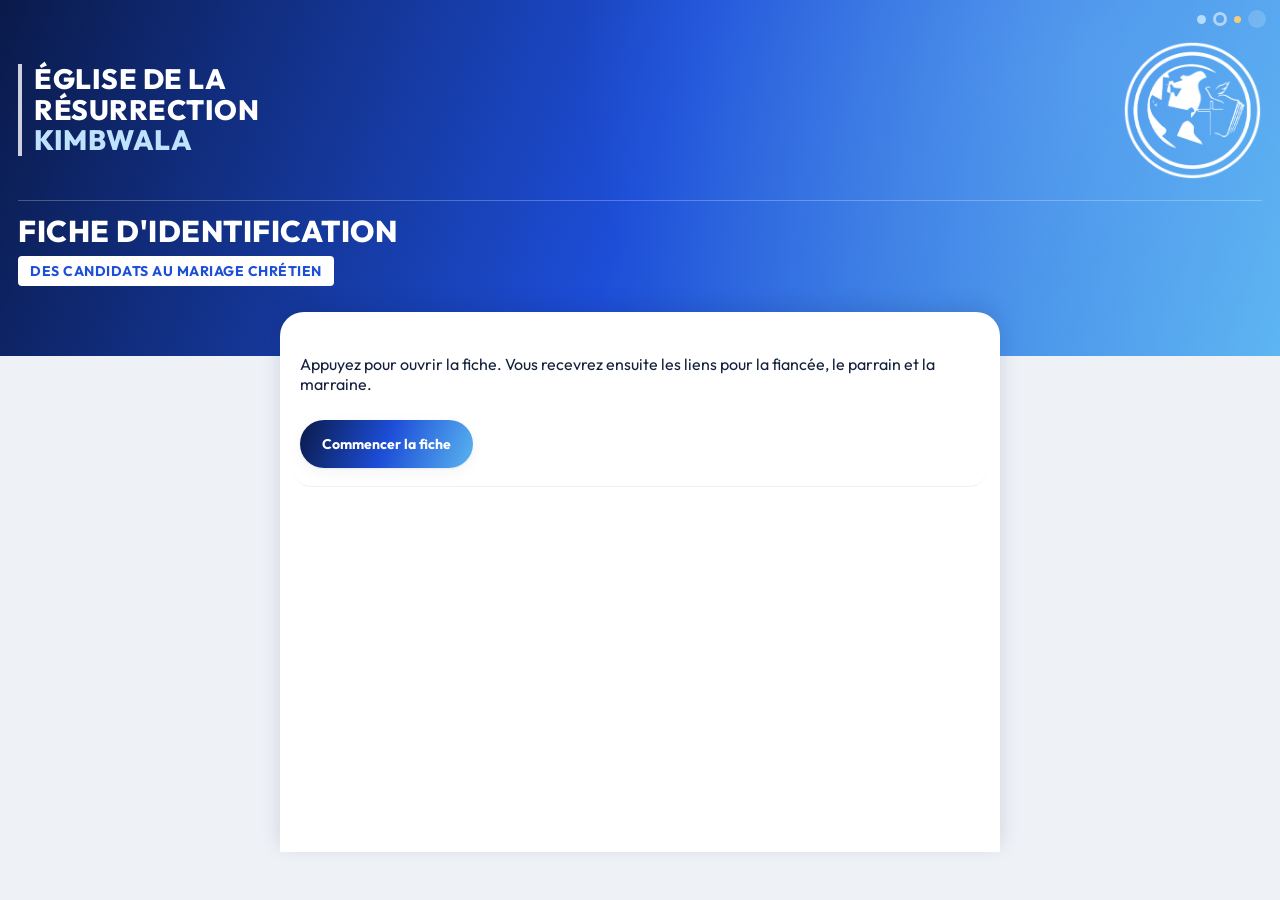
<file: mariage/index.html>
<!DOCTYPE html>
<html lang="fr"><head><meta charset="utf-8"><meta name="viewport" content="width=device-width,initial-scale=1">
<link href="https://fonts.googleapis.com/css2?family=Outfit:wght@400;500;600;700;800&display=swap" rel="stylesheet"><title>Fiche Mariage – Église de la Résurrection Kimbwala</title>
<style>
:root{--ink:#14213d;--ink2:#2a3a5e;--gold:#c2a15b;--gold2:#e9d8ae;--ivory:#faf7f1;--line:#e7e0d1;--mut:#6b7385;--ok:#2f8f5b;--r:16px;
--sh1:0 1px 2px #14213d0f,0 4px 14px #14213d0d;--sh2:0 10px 30px #14213d1f;--e:cubic-bezier(.22,1,.36,1)}
*{box-sizing:border-box}body{margin:0;font-family:Outfit,sans-serif;background:var(--ivory);color:var(--ink);-webkit-font-smoothing:antialiased}
header{background:radial-gradient(circle at 85% 15%,#7cc4ff55,transparent 45%),linear-gradient(110deg,#0a1a4a 0%,#1d4ed8 50%,#5ab4f0 100%);color:#fff;padding:22px 18px 70px;position:relative;overflow:hidden}
header .dots{position:absolute;top:10px;right:14px;display:flex;gap:7px;align-items:center;opacity:.9}
header .dots i{display:block;border-radius:50%}
header .top{display:flex;justify-content:space-between;align-items:center;gap:14px;margin-top:18px}
header .tr{text-align:left;padding-left:12px;border-left:4px solid #ffffffcc}
header h1{font-size:clamp(18px,6vw,28px);font-weight:800;margin:0;line-height:1.1;letter-spacing:.5px;color:#fff}
header h1 span{color:#bfe3ff}
header .logo{width:clamp(96px,30vw,140px);height:auto;flex:none}
header .tl{margin-top:20px;padding-top:14px;border-top:1px solid #ffffff40}
header .tl b{display:block;font-size:clamp(20px,6.6vw,30px);font-weight:800;letter-spacing:.5px;line-height:1.1;color:#fff}
header .tl span{display:inline-block;margin-top:8px;background:#fff;color:#1d4ed8;font-weight:700;font-size:clamp(10px,3.3vw,14px);padding:6px 12px;border-radius:4px;letter-spacing:.5px}
main{max-width:720px;margin:-44px auto 0;padding:18px 14px 40px;background:#fff;border-radius:24px 24px 0 0;position:relative;min-height:60vh;box-shadow:0 -6px 20px #0a1a4a22}body{background:#eef1f6}
.card{background:#fff;border:0;box-shadow:none!important;padding:8px 6px 18px!important;border-bottom:1px solid #eef0f4!important;border-top:0;border-radius:var(--r);padding:20px;margin-bottom:16px;box-shadow:var(--sh1);animation:up .45s var(--e) both}
.card:nth-of-type(2){animation-delay:.06s}.card:nth-of-type(3){animation-delay:.12s}
@keyframes up{from{opacity:0;transform:translateY(16px)}to{opacity:1;transform:none}}
h2{font-size:14px;font-weight:800;color:#0a1a4a;margin:0 0 6px;padding:12px 14px;background:#e9ecf1;border-radius:10px;letter-spacing:.3px;text-transform:uppercase}

h3{font-family:Outfit,sans-serif;font-size:18px;color:var(--ink2);margin:20px 0 8px}
label{display:block;font-size:11px;color:#0a1a4a;margin:14px 0 6px;font-weight:700;letter-spacing:.5px;text-transform:uppercase}
input{width:100%;height:48px;padding:0 14px;border:0;border-radius:10px;background:#f3f5f9!important;font:500 15px Outfit,sans-serif;color:var(--ink);background:#fdfcf9;transition:border-color .15s,box-shadow .15s}
input:focus{outline:0;box-shadow:0 0 0 2px #1d4ed8;background:#fff}
.chk label{display:flex;gap:12px;align-items:center;font-size:14px;color:var(--ink);font-weight:500;padding:12px 14px;border:1px solid var(--line);border-radius:12px;margin:8px 0}
.chk input{width:20px;height:20px;accent-color:var(--ink)}
button{min-height:48px;background:linear-gradient(110deg,#0a1a4a 0%,#1d4ed8 50%,#5ab4f0 100%);color:#fff;border:0;border-radius:999px;padding:0 22px;font:700 14px Outfit,sans-serif;margin:10px 6px 0 0;transition:transform .15s var(--e),box-shadow .15s;box-shadow:var(--sh1)}
button:active{transform:scale(.96)}button.or{background:linear-gradient(110deg,#0a1a4a 0%,#1d4ed8 50%,#5ab4f0 100%);color:#fff}
button.l{background:#fff;color:var(--ink);border:1px solid var(--line);box-shadow:none}
canvas{width:100%;height:160px;border:1.5px dashed #1d4ed8;border-radius:12px;background:#fffdf8;touch-action:none}
.sig img{max-width:240px;height:84px;object-fit:contain;border-bottom:1px solid var(--line)}
.tabs{display:flex;gap:6px;overflow-x:auto;background:#fff;border:1px solid var(--line);border-radius:999px;padding:5px;margin-bottom:16px;box-shadow:var(--sh1)}
.tabs button{flex:1 0 auto;margin:0;min-height:40px;background:transparent;color:var(--mut);box-shadow:none;padding:0 14px}
.tabs button.on{background:linear-gradient(110deg,#0a1a4a 0%,#1d4ed8 50%,#5ab4f0 100%);color:#fff}
.link{font:12px monospace;word-break:break-all;background:var(--ivory);border:1px solid var(--line);padding:10px;border-radius:10px;color:var(--ink2)}
.ok{color:var(--ok);font-size:13px;font-weight:700;margin-left:6px}.muted{color:var(--mut);font-size:13px;line-height:1.5}
.badge{display:inline-block;font-size:11px;font-weight:700;padding:3px 10px;border-radius:999px;background:#eef0f4;color:var(--mut);margin-left:6px}.badge.v{background:#e3f4ea;color:var(--ok)}
.ph{display:flex;align-items:center;gap:16px;margin:16px 0 4px}
.ph .av{width:96px;height:120px;border-radius:14px;border:3px solid #fff;box-shadow:0 0 0 2px #1d4ed8;background:#f3efe5 center/cover;display:flex;align-items:center;justify-content:center;color:var(--gold);font-size:12px;text-align:center;flex:none}
.ph input{display:none}.ph label{margin:0}.ph .bt{display:inline-flex;align-items:center;min-height:44px;padding:0 18px;border-radius:999px;border:1px solid var(--ink);color:var(--ink);font-size:13px;font-weight:700}
#print{display:none}
@media(prefers-reduced-motion:reduce){*{animation:none!important;transition:none!important}}
@media print{@page{margin:8mm}.pg,.sgrid,.bx{break-inside:avoid}#print h2{break-after:avoid}body{background:#fff}header,main{display:none}#print{display:block;font:11px Outfit,sans-serif;color:#14213d;-webkit-print-color-adjust:exact;print-color-adjust:exact}
#print .ent{background:linear-gradient(110deg,#0a1a4a 0%,#1d4ed8 50%,#5ab4f0 100%);color:#fff;padding:16px 18px 30px;display:flex;justify-content:flex-start;align-items:center;gap:12px;margin:0;border-radius:12px;overflow:visible}#print .tag{background:#fff;color:#1d4ed8;font-weight:700;font-size:10px;padding:3px 8px;border-radius:3px;margin-left:6px;vertical-align:middle}
#print .ent b,#print .ent i{display:block;white-space:nowrap}#print .ent b{font-weight:800;font-size:14px}.sheet{background:#fff;margin-top:-18px;border-radius:14px 14px 0 0;padding:8px 4px;position:relative}#print .ent i{color:#5b6475;font-size:10px;letter-spacing:1.5px;text-transform:uppercase;font-style:normal}
#print h2{font-size:11.5px;font-weight:800;color:#0a1a4a;background:#e9ecf1;padding:5px 10px;border-radius:6px;margin:10px 0 4px;text-transform:uppercase}
#print table{width:100%;border-collapse:collapse}#print td{border:0;padding:4px 8px;vertical-align:top}#print tr:nth-child(even) td{background:#f1f3f7}
#print td:first-child{width:38%;color:#0a1a4a;font-weight:700}.bx{border:1px solid #e0d8c6;border-radius:6px;padding:6px 8px}
.pg{display:flex;gap:8px}.pg table{flex:1}.pp{width:28mm;height:35mm;border:2px solid #1d4ed8;border-radius:4px;object-fit:cover;flex:none;display:flex;align-items:center;justify-content:center;color:#aaa;font-size:9px}
.sgrid{display:grid;grid-template-columns:1fr 1fr;gap:8px;margin-top:8px}.sgrid div{border:1px solid #e0d8c6;border-radius:6px;padding:5px;min-height:68px}.sgrid img{height:52px}}
#fs{position:fixed;inset:0;z-index:99;background:#fff;display:none;flex-direction:column}
#fs.on{display:flex;animation:up .3s var(--e)}
#fs .top{background:linear-gradient(110deg,#0a1a4a 0%,#1d4ed8 50%,#5ab4f0 100%);color:#fff;padding:14px 16px;display:flex;justify-content:space-between;align-items:center;font-weight:700}
#fs canvas{flex:1;width:100%;height:auto;border:0;border-radius:0;background:#fff url("data:image/svg+xml,%3Csvg xmlns='http://www.w3.org/2000/svg' width='10' height='10'/%3E")}
#fs .line{position:absolute;left:8%;right:8%;bottom:110px;border-bottom:1.5px dashed #9fb3d9;pointer-events:none}
#fs .bar{display:flex;gap:8px;padding:12px;border-top:1px solid #e6ebf5}#fs .bar button{flex:1;margin:0}
</style></head><body>
<header><div class="dots"><i style="width:9px;height:9px;background:#bfe3ff"></i><i style="width:14px;height:14px;border:3px solid #ffffff99"></i><i style="width:7px;height:7px;background:#ffd36e"></i><i style="width:18px;height:18px;background:#ffffff33"></i></div>
<div class="top"><div class="tr"><h1>ÉGLISE DE LA<br>RÉSURRECTION<br><span>KIMBWALA</span></h1></div><img class="logo" src="logo-blanc.png" alt="Logo"></div>
<div class="tl"><b>FICHE D'IDENTIFICATION</b><span>DES CANDIDATS AU MARIAGE CHRÉTIEN</span></div></header>
<main id="app"><div class="card">Chargement…</div></main>
<div id="print"></div>
<div id="fs"><div class="top"><span id="fst">Signature</span><span style="font-size:12px;opacity:.8">Signez dans la zone blanche</span></div><canvas id="fcv"></canvas><div class="line"></div>
<div class="bar"><button class="l" onclick="fsClose()">Annuler</button><button class="l" onclick="fsClr()">Effacer</button><button class="or" onclick="fsOk()">Valider</button></div></div>
<script>
const SB="https://eebqtggnmuzfrwgunpsa.supabase.co",KEY="sb_publishable_lOSLDkJ_SGGKmW5dnLQTig_i8Wa-Vp0";
async function rpc(fn,args){const r=await fetch(SB+"/rest/v1/rpc/"+fn,{method:"POST",headers:{apikey:KEY,"Content-Type":"application/json"},body:JSON.stringify(args||{})});if(!r.ok)throw new Error(await r.text());return r.json()}
const PERS=["Nom","Post-nom","Prénom","Date de naissance","Lieu de naissance","Nationalité","Profession","Adresse","Téléphone","E-mail","Église d'appartenance","Date de conversion","Date de baptême"];
const PAR=["Nom","Post-nom","Prénom","Profession","Adresse","Téléphone","Église d'appartenance","Fonction dans l'Église"];
const MAR=["Date prévue du mariage","Lieu de célébration","Officiant","Date de début des enseignements prénuptiaux","Date prévue de fin des enseignements"];
const PIECES=["Copie de la carte d'identité des deux fiancés","Actes de naissance","Certificats de baptême","Deux photos d'identité de chaque fiancé(e)","Attestation de célibat (si exigée)","Lettre de recommandation pastorale (si nécessaire)"];
const P={fiance:{t:"I. Identification du Fiancé",f:PERS,e:"fiances"},fiancee:{t:"II. Identification de la Fiancée",f:PERS,e:"fiances"},parrain:{t:"IV. Parrain",f:PAR,e:"parrains"},marraine:{t:"IV. Marraine",f:PAR,e:"parrains"}};
const ENG={fiances:"Nous déclarons que les renseignements fournis sont exacts et nous nous engageons à suivre fidèlement les enseignements de préparation au mariage chrétien, à respecter les principes bibliques du mariage et les règlements de l'Église.",
parrains:"Nous acceptons d'accompagner les futurs époux tout au long de leur préparation au mariage chrétien. Nous nous engageons à les soutenir par la prière, les conseils, l'exemple d'un foyer chrétien et à demeurer disponibles pour leur accompagnement même après la célébration de leur mariage."};
const LBL={fiance:"Fiancé",fiancee:"Fiancée",parrain:"Parrain",marraine:"Marraine"};
const q=new URLSearchParams(location.search);let ID=q.get("f"),K=q.get("k"),S=null,tab="fiance";
const esc=s=>String(s??"").replace(/[&<>"]/g,c=>({"&":"&amp;","<":"&lt;",">":"&gt;",'"':"&quot;"}[c]));
const app=document.getElementById("app");

async function start(){
 if(!ID){const saved=localStorage.getItem("mf_admin");if(saved){location.search=saved;return}
  app.innerHTML=`<div class="card"><p>Appuyez pour ouvrir la fiche. Vous recevrez ensuite les liens pour la fiancée, le parrain et la marraine.</p><button onclick="creer()">Commencer la fiche</button></div>`;return}
 try{S=await rpc("mf_get",{p_id:ID,p_key:K})}catch(e){S=null}
 if(!S){app.innerHTML=`<div class="card">Lien invalide.</div>`;return}
 if(S.role==="fiance")localStorage.setItem("mf_admin",location.search); else tab=S.role;
 render()}
async function creer(){const r=await rpc("mf_create");location.search=`?f=${r.id}&k=${r.admin}`}

function lien(role){return location.origin+location.pathname+`?f=${ID}&k=${S.keys[role]}`}
function status(r){const d=S.data[r]||{};return d.signature?'<span class="badge v">✔ signé</span>':(Object.keys(d).length?'<span class="badge">en cours</span>':'<span class="badge">vide</span>')}

function render(){
 const admin=S.role==="fiance";let h="";
 if(admin){
  h+=`<div class="card"><h2>Liens à envoyer</h2>`+["fiancee","parrain","marraine"].map(r=>`<p><b>${LBL[r]}</b> ${status(r)}</p><div class="link">${lien(r)}</div><button class="l" onclick="partager('${r}')">Envoyer</button><button class="l" onclick="copier('${r}')">Copier</button>`).join("")+
  `<p class="muted">Gardez ce lien pour vous seul.</p><button class="l" onclick="recharger()">Actualiser les réponses</button></div>`;
  h+=`<div class="tabs">`+Object.keys(P).map(r=>`<button class="${tab===r?'on':''}" onclick="tab='${r}';render()">${LBL[r]}</button>`).join("")+`<button class="${tab==='mariage'?'on':''}" onclick="tab='mariage';render()">Mariage & pièces</button></div>`;
 }
 if(tab==="mariage")h+=formMariage(); else h+=formPart(tab);
 if(admin)h+=`<div class="card"><h2>Fiche complète</h2><p class="muted">Génère le PDF (choisir « Enregistrer en PDF ») puis partagez-le.</p><button class="or" onclick="pdf()">Télécharger le PDF</button><button onclick="partagerFiche()">Partager</button></div>`;
 app.innerHTML=h;initCanvas()}

function formPart(r){const d=S.data[r]||{},p=P[r],me=S.role==="fiance"||S.role===r;
 return `<div class="card"><h2>${p.t}</h2><div class="ph"><div class="av" id="av" style="${(PH[r]!==undefined?PH[r]:d.photo)?`background-image:url(${PH[r]!==undefined?PH[r]:d.photo});color:transparent`:""}">Photo</div><label><span class="bt">Ajouter une photo</span><input type="file" accept="image/*" onchange="photo(this,'${r}')"></label></div>${S.role!=="fiance"?`<p class="muted">Bonjour ! Remplissez votre partie puis signez en bas. Tout sera transmis automatiquement.</p>`:""}
 ${p.f.map((f,i)=>`<label>${f}</label><input id="f${i}" value="${esc(d[f])}" ${f.startsWith("Date")?'placeholder="jj/mm/aaaa"':""}>`).join("")}
 <h3>Engagement</h3><p style="font-size:14px">${ENG[p.e]}</p>
 <h3>Signature ${LBL[r]==="Fiancée"?"de la":"du"} ${LBL[r]}</h3>
 ${d.signature?`<div class="sig"><img src="${d.signature}"></div><button class="l" onclick="S.data['${r}'].signature=null;render()">Refaire la signature</button>`:`<div id="sigprev"></div><canvas id="cv"></canvas><button class="or" onclick="fsOpen('${r}')">Signer en plein écran</button><button class="l" onclick="clr()">Effacer</button>`}
 <br><button class="or" onclick="enreg('${r}')">Enregistrer</button><span id="msg" class="ok"></span></div>`}

function formMariage(){const d=S.data.mariage||{},pc=d.pieces||{};
 return `<div class="card"><h2>III. Informations sur le mariage</h2>${MAR.map((f,i)=>`<label>${f}</label><input id="m${i}" value="${esc(d[f])}">`).join("")}
 <h2 style="margin-top:18px">V. Pièces à fournir</h2><div class="chk">${PIECES.map((p,i)=>`<label><input type="checkbox" id="p${i}" ${pc[p]?"checked":""}>${p}</label>`).join("")}</div>
 <label>Autres</label><input id="autres" value="${esc(d.autres)}">
 <h2 style="margin-top:18px">Clôture</h2><label>Fait à</label><input id="faita" value="${esc(d.faita)}"><label>Le</label><input id="le" value="${esc(d.le)}" placeholder="jj/mm/aaaa">
 <label>Nom du Pasteur Responsable</label><input id="pasteur" value="${esc(d.pasteur)}">
 <br><button class="or" onclick="enregM()">Enregistrer</button><span id="msg" class="ok"></span></div>`}

let cv,ctx,drawn=false;const PH={},SIG={};let fr=null,fc,fx,fd=false;
function fsOpen(r){fr=r;const o=document.getElementById("fs");o.classList.add("on");document.getElementById("fst").textContent="Signature – "+LBL[r];
 try{document.documentElement.requestFullscreen&&document.documentElement.requestFullscreen().then(()=>screen.orientation&&screen.orientation.lock&&screen.orientation.lock("landscape").catch(()=>{})).catch(()=>{})}catch(e){}
 setTimeout(()=>{fc=document.getElementById("fcv");const b=fc.getBoundingClientRect(),d=devicePixelRatio||1;fc.width=b.width*d;fc.height=b.height*d;fx=fc.getContext("2d");fx.scale(d,d);fx.lineWidth=3;fx.lineCap="round";fx.lineJoin="round";fx.strokeStyle="#0b1f4d";fd=false;let on=false;
 const pt=e=>{const q=fc.getBoundingClientRect();return[e.clientX-q.left,e.clientY-q.top]};
 fc.onpointerdown=e=>{on=true;fd=true;fc.setPointerCapture(e.pointerId);fx.beginPath();fx.moveTo(...pt(e))};fc.onpointermove=e=>{if(on){fx.lineTo(...pt(e));fx.stroke()}};fc.onpointerup=()=>on=false},350)}
function fsClr(){fx.clearRect(0,0,fc.width,fc.height);fd=false}
function fsClose(){document.getElementById("fs").classList.remove("on");try{screen.orientation&&screen.orientation.unlock&&screen.orientation.unlock()}catch(e){}if(document.fullscreenElement)document.exitFullscreen().catch(()=>{})}
function fsOk(){if(!fd){fsClose();return}const t=document.createElement("canvas");t.width=fc.width;t.height=fc.height;const c=t.getContext("2d");c.fillStyle="#fff";c.drawImage(fc,0,0);SIG[fr]=t.toDataURL("image/png");
 const pv=document.getElementById("sigprev");if(pv){pv.innerHTML=`<div class="sig"><img src="${SIG[fr]}"></div><p class="ok">Signature prête – appuyez sur Enregistrer</p>`;const cv0=document.getElementById("cv");if(cv0)cv0.style.display="none"}fsClose()}
function photo(inp,r){const f=inp.files[0];if(!f)return;const im=new Image();im.onload=()=>{const W=360,sc=Math.min(1,W/im.width),c=document.createElement("canvas");c.width=im.width*sc;c.height=im.height*sc;c.getContext("2d").drawImage(im,0,0,c.width,c.height);PH[r]=c.toDataURL("image/jpeg",.8);const a=document.getElementById("av");a.style.backgroundImage=`url(${PH[r]})`;a.style.color="transparent"};im.src=URL.createObjectURL(f)}
function initCanvas(){cv=document.getElementById("cv");drawn=false;if(!cv)return;const r=cv.getBoundingClientRect(),dpr=devicePixelRatio||1;cv.width=r.width*dpr;cv.height=r.height*dpr;ctx=cv.getContext("2d");ctx.scale(dpr,dpr);ctx.lineWidth=2.4;ctx.lineCap="round";ctx.strokeStyle="#0b1d5a";let on=false;
 const pt=e=>{const b=cv.getBoundingClientRect();return[e.clientX-b.left,e.clientY-b.top]};
 cv.onpointerdown=e=>{on=true;drawn=true;cv.setPointerCapture(e.pointerId);ctx.beginPath();ctx.moveTo(...pt(e))};
 cv.onpointermove=e=>{if(on){ctx.lineTo(...pt(e));ctx.stroke()}};cv.onpointerup=()=>on=false}
function clr(){ctx.clearRect(0,0,cv.width,cv.height);drawn=false}

async function save(part,obj){const ok=await rpc("mf_save",{p_id:ID,p_key:K,p_part:part,p_payload:obj});S.data[part]=obj;const m=document.getElementById("msg");if(m)m.textContent=ok?" ✔ Enregistré et transmis":" ✖ Erreur";return ok}
async function enreg(r){const o={};P[r].f.forEach((f,i)=>o[f]=document.getElementById("f"+i).value.trim());o.signature=(S.data[r]||{}).signature||null;o.photo=PH[r]!==undefined?PH[r]:((S.data[r]||{}).photo||null);if(cv&&drawn)o.signature=cv.toDataURL("image/png");if(SIG[r])o.signature=SIG[r];
 try{await save(r,o);render();document.getElementById("msg").textContent=" ✔ Enregistré et transmis"}catch(e){alert("Erreur de connexion, réessayez.")}}
async function enregM(){const o={pieces:{}};MAR.forEach((f,i)=>o[f]=document.getElementById("m"+i).value.trim());PIECES.forEach((p,i)=>o.pieces[p]=document.getElementById("p"+i).checked);["autres","faita","le","pasteur"].forEach(k=>o[k]=document.getElementById(k).value.trim());
 try{await save("mariage",o)}catch(e){alert("Erreur de connexion.")}}
async function recharger(){S=await rpc("mf_get",{p_id:ID,p_key:K});render()}
function copier(r){navigator.clipboard.writeText(lien(r));alert("Lien copié")}
function partager(r){const t=`Bonjour, merci de remplir et signer votre partie (${LBL[r]}) de la fiche de mariage :\n${lien(r)}`;
 if(navigator.share)navigator.share({text:t}).catch(()=>{});else window.open("https://wa.me/?text="+encodeURIComponent(t))}

function tp(d,f){return `<div class="pg">${tbl(d,f)}${d.photo?`<img class="pp" src="${d.photo}">`:`<div class="pp">Photo</div>`}</div>`}
function tbl(d,fields){return `<table>${fields.map(f=>`<tr><td>${f}</td><td>${esc(d[f])}</td></tr>`).join("")}</table>`}
function sg(r){const s=(S.data[r]||{}).signature;return `<div><b>Signature ${r==="fiancee"?"de la Fiancée":r==="marraine"?"de la Marraine":"du "+LBL[r]}</b><br>${s?`<img src="${s}">`:""}</div>`}
function buildPrint(){const d=S.data,m=d.mariage||{},pc=m.pieces||{};
 document.getElementById("print").innerHTML=`<div class="ent"><img src="logo-blanc.png" style="width:20mm;height:20mm;flex:none;object-fit:contain"><div style="flex:1;min-width:0;padding-left:4px"><b style="font-size:15px;line-height:1.15">ÉGLISE DE LA RÉSURRECTION<br>KIMBWALA</b><span style="display:block;font-size:10px;color:#dbeafe;margin-top:4px">Date : ${new Date().toLocaleDateString("fr-FR")}</span></div><div style="text-align:right;flex:none;border-left:1px solid #ffffff66;padding-left:14px;margin-left:10px"><b style="font-size:15px">FICHE D'IDENTIFICATION</b><span class="tag" style="display:inline-block;margin:4px 0 0">DES CANDIDATS AU MARIAGE CHRÉTIEN</span></div></div><div class="sheet">
 <h2>I. IDENTIFICATION DU FIANCÉ</h2>${tp(d.fiance||{},PERS)}<h2>II. IDENTIFICATION DE LA FIANCÉE</h2>${tp(d.fiancee||{},PERS)}
 <h2>III. INFORMATIONS SUR LE MARIAGE</h2>${tbl(m,MAR)}
 <h2>IV. IDENTIFICATION DU COUPLE PARRAIN</h2><b>Parrain</b>${tp(d.parrain||{},PAR)}<b>Marraine</b>${tp(d.marraine||{},PAR)}
 <h2>V. PIÈCES À FOURNIR</h2><div class="bx">${PIECES.map(p=>`${pc[p]?"☑":"☐"} ${p}`).join("<br>")}<br>☐ Autres : ${esc(m.autres)}</div>
 <h2>VI. ENGAGEMENT DES FIANCÉS</h2><div class="bx">${ENG.fiances}</div><h2>VII. ENGAGEMENT DU COUPLE PARRAIN</h2><div class="bx">${ENG.parrains}</div>
 <p>Fait à : ${esc(m.faita)||"________"} &nbsp; Le : ${esc(m.le)||"___/___/_____"}</p>
 <div class="sgrid">${sg("fiance")}${sg("fiancee")}${sg("parrain")}${sg("marraine")}<div><b>Visa du Pasteur Responsable</b><br>${esc(m.pasteur)}</div><div><b>Cachet de l'Église</b></div></div></div>`}
function pdf(){buildPrint();setTimeout(()=>print(),300)}
function partagerFiche(){const t="Fiche de mariage – Église de la Résurrection Kimbwala (PDF en pièce jointe)";
 alert("Étape 1 : « Télécharger le PDF » → Enregistrer en PDF.\nÉtape 2 : partagez le fichier PDF depuis vos Téléchargements (WhatsApp, e-mail…).");pdf()}
start();
</script></body></html>
</file>
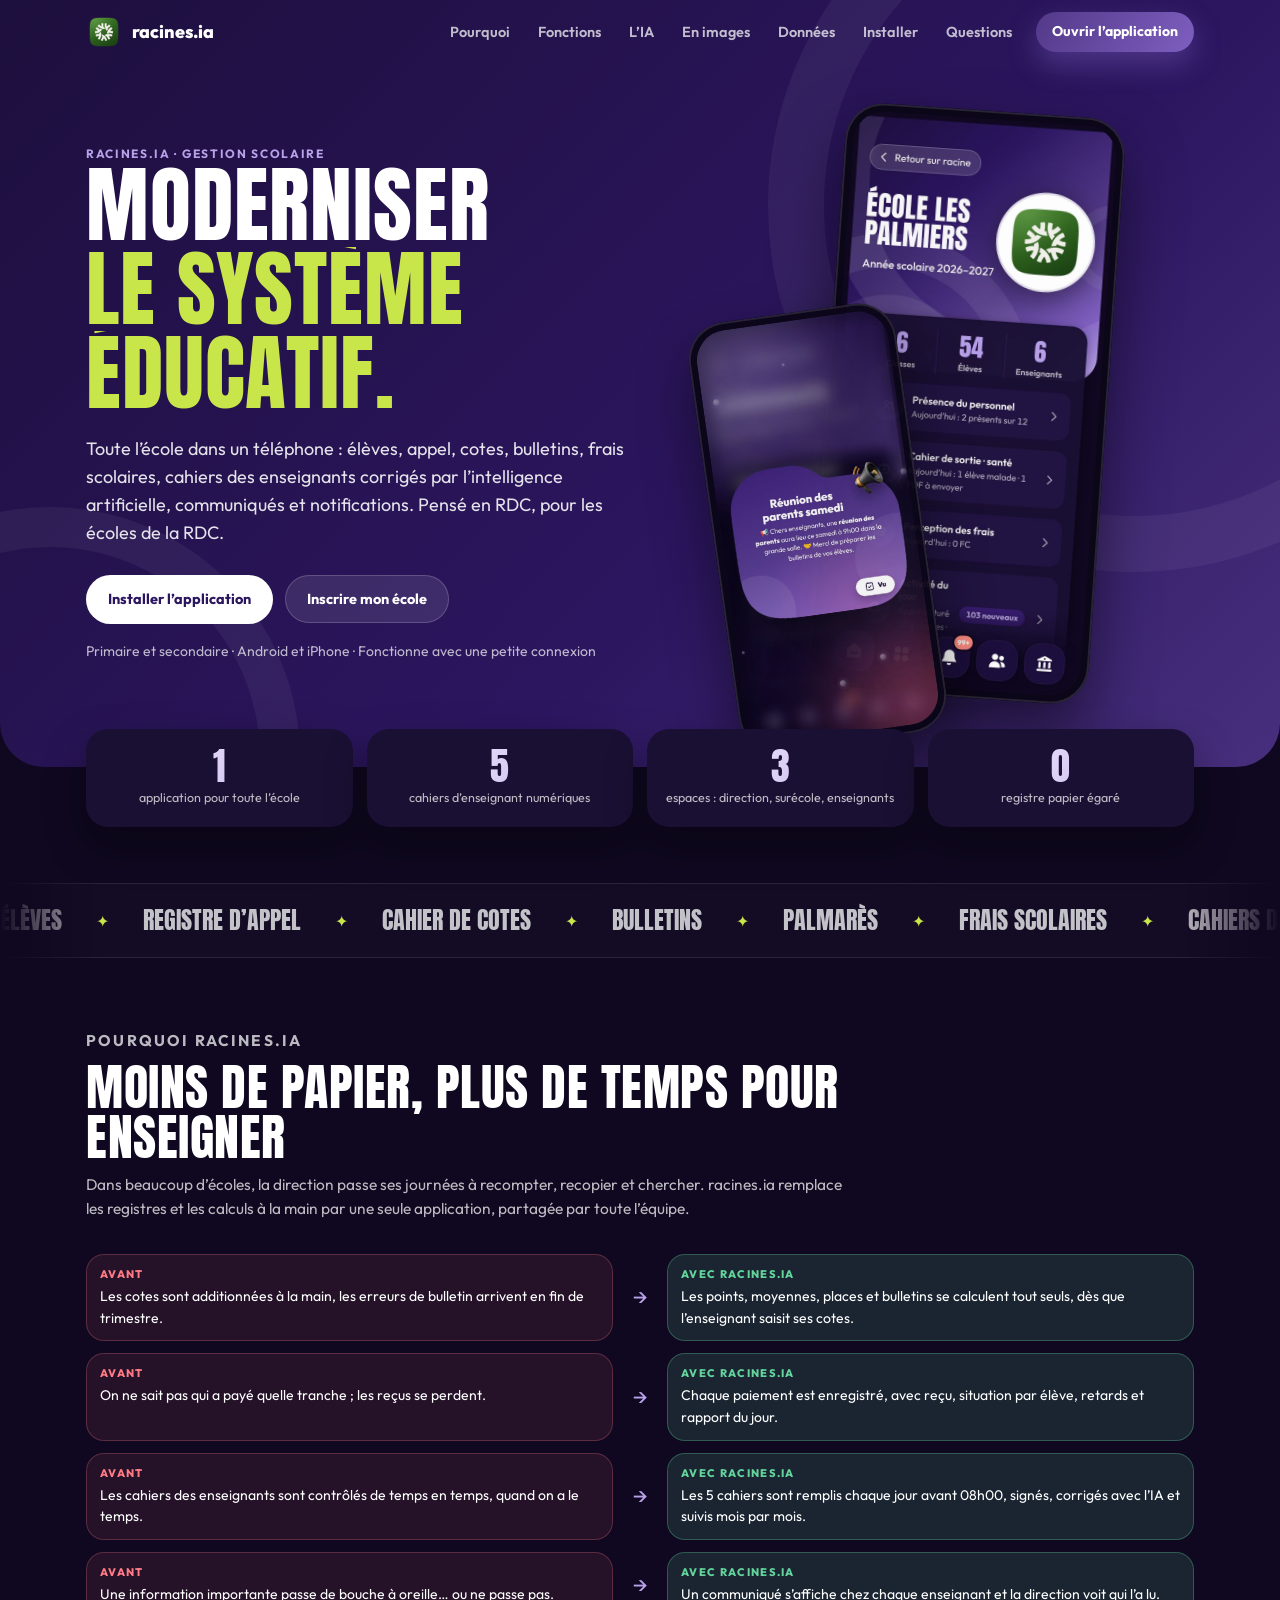
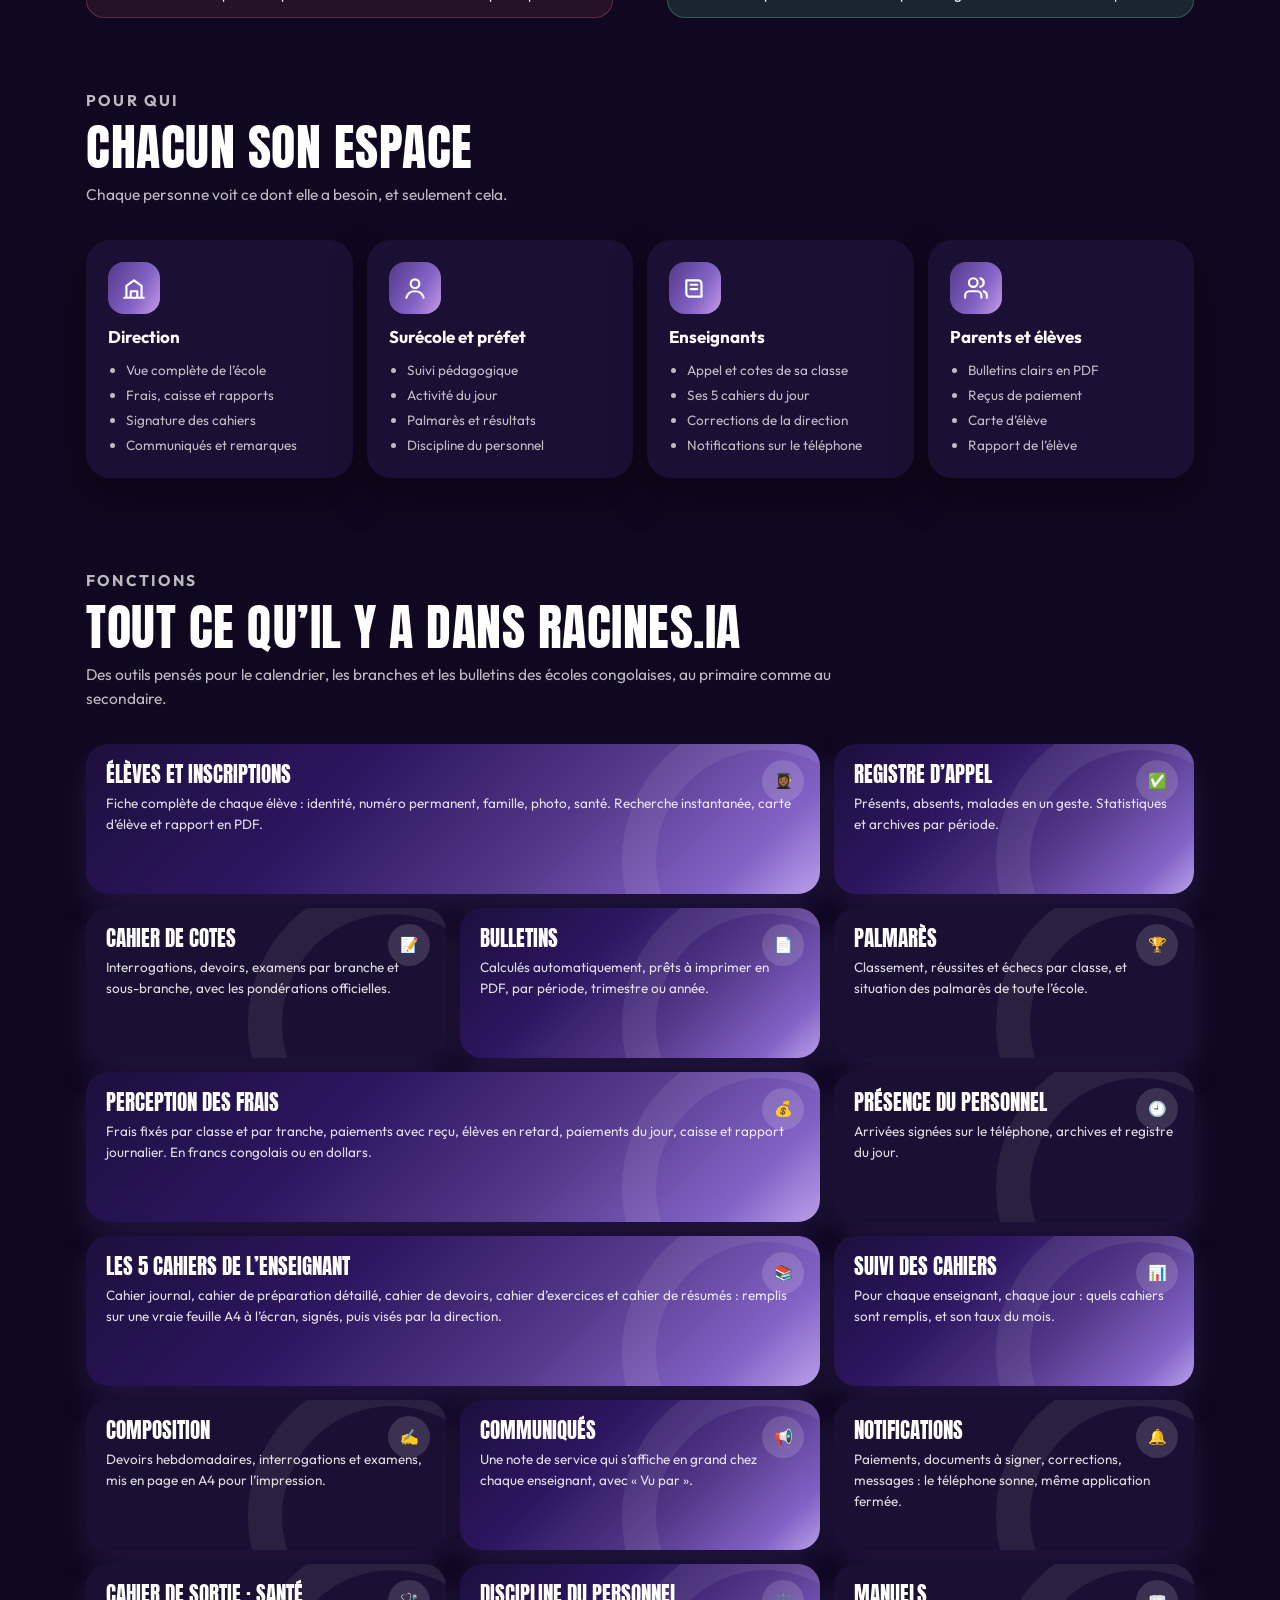
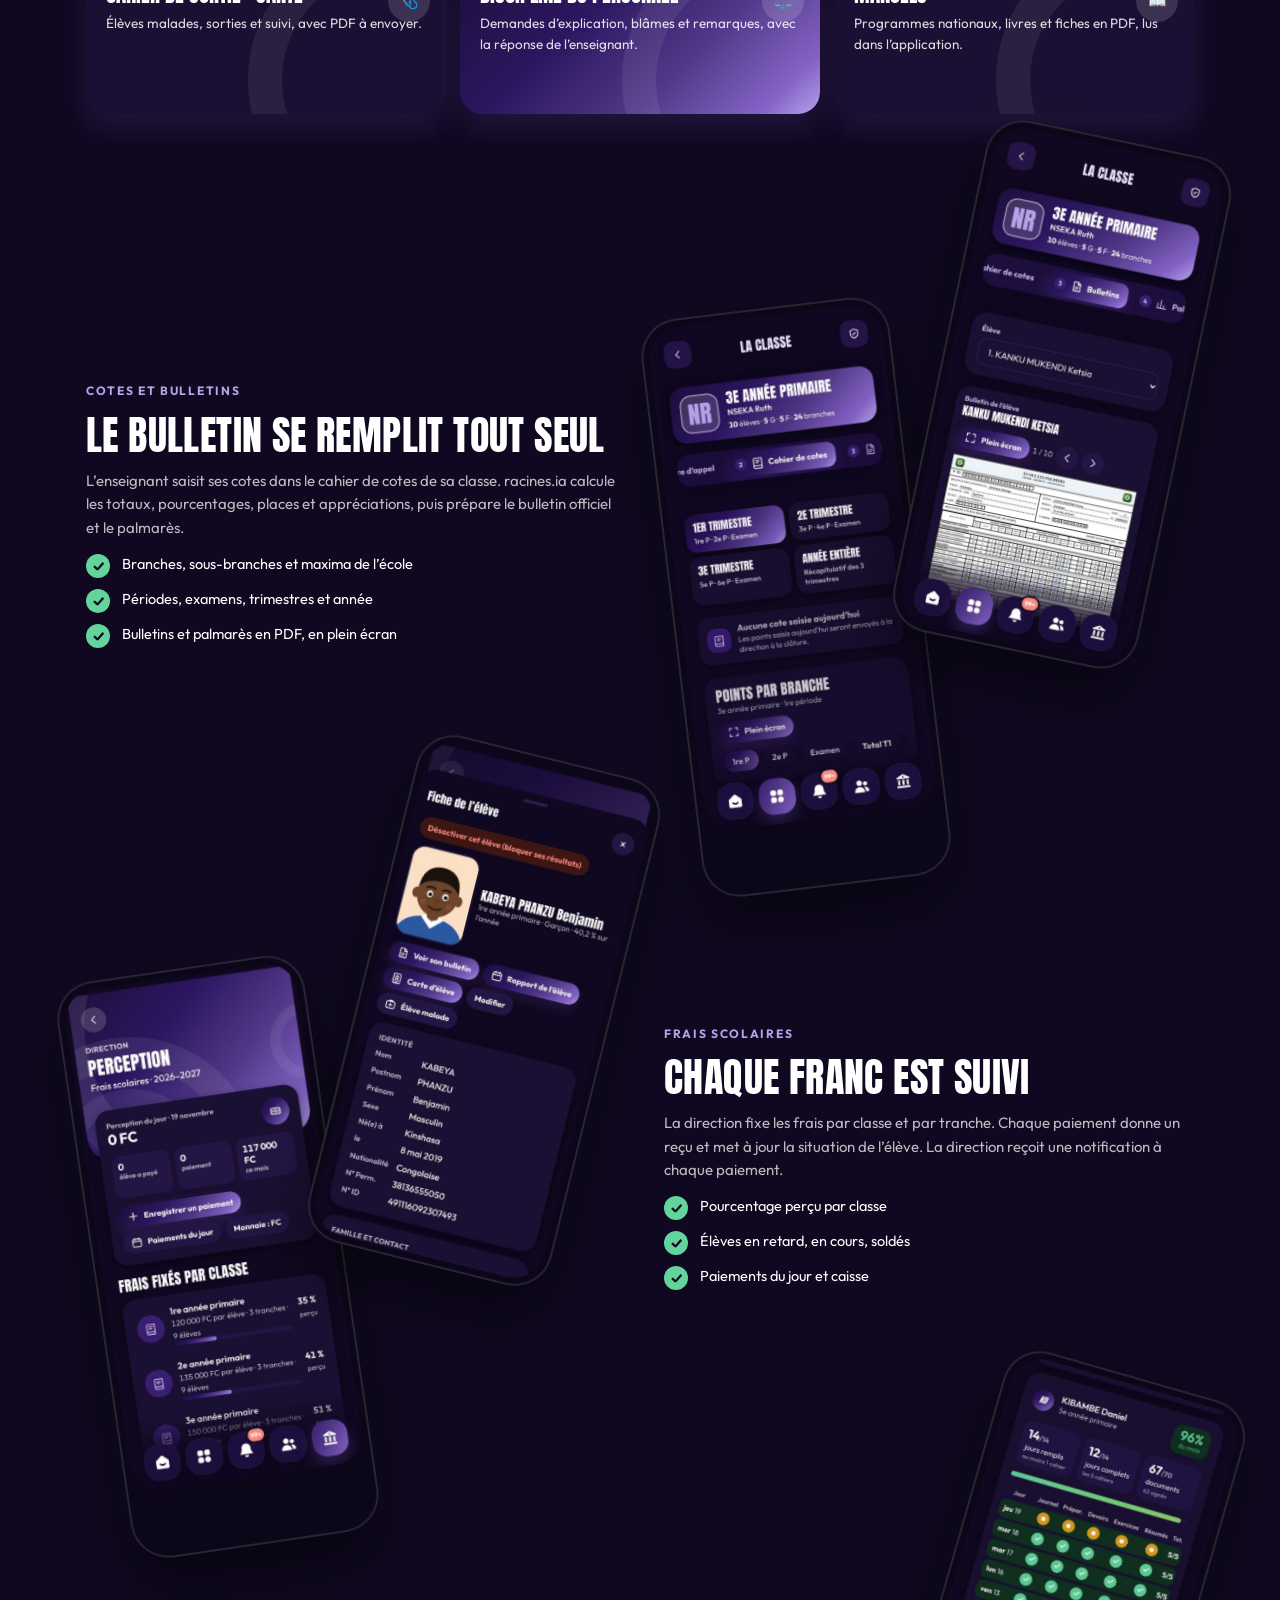
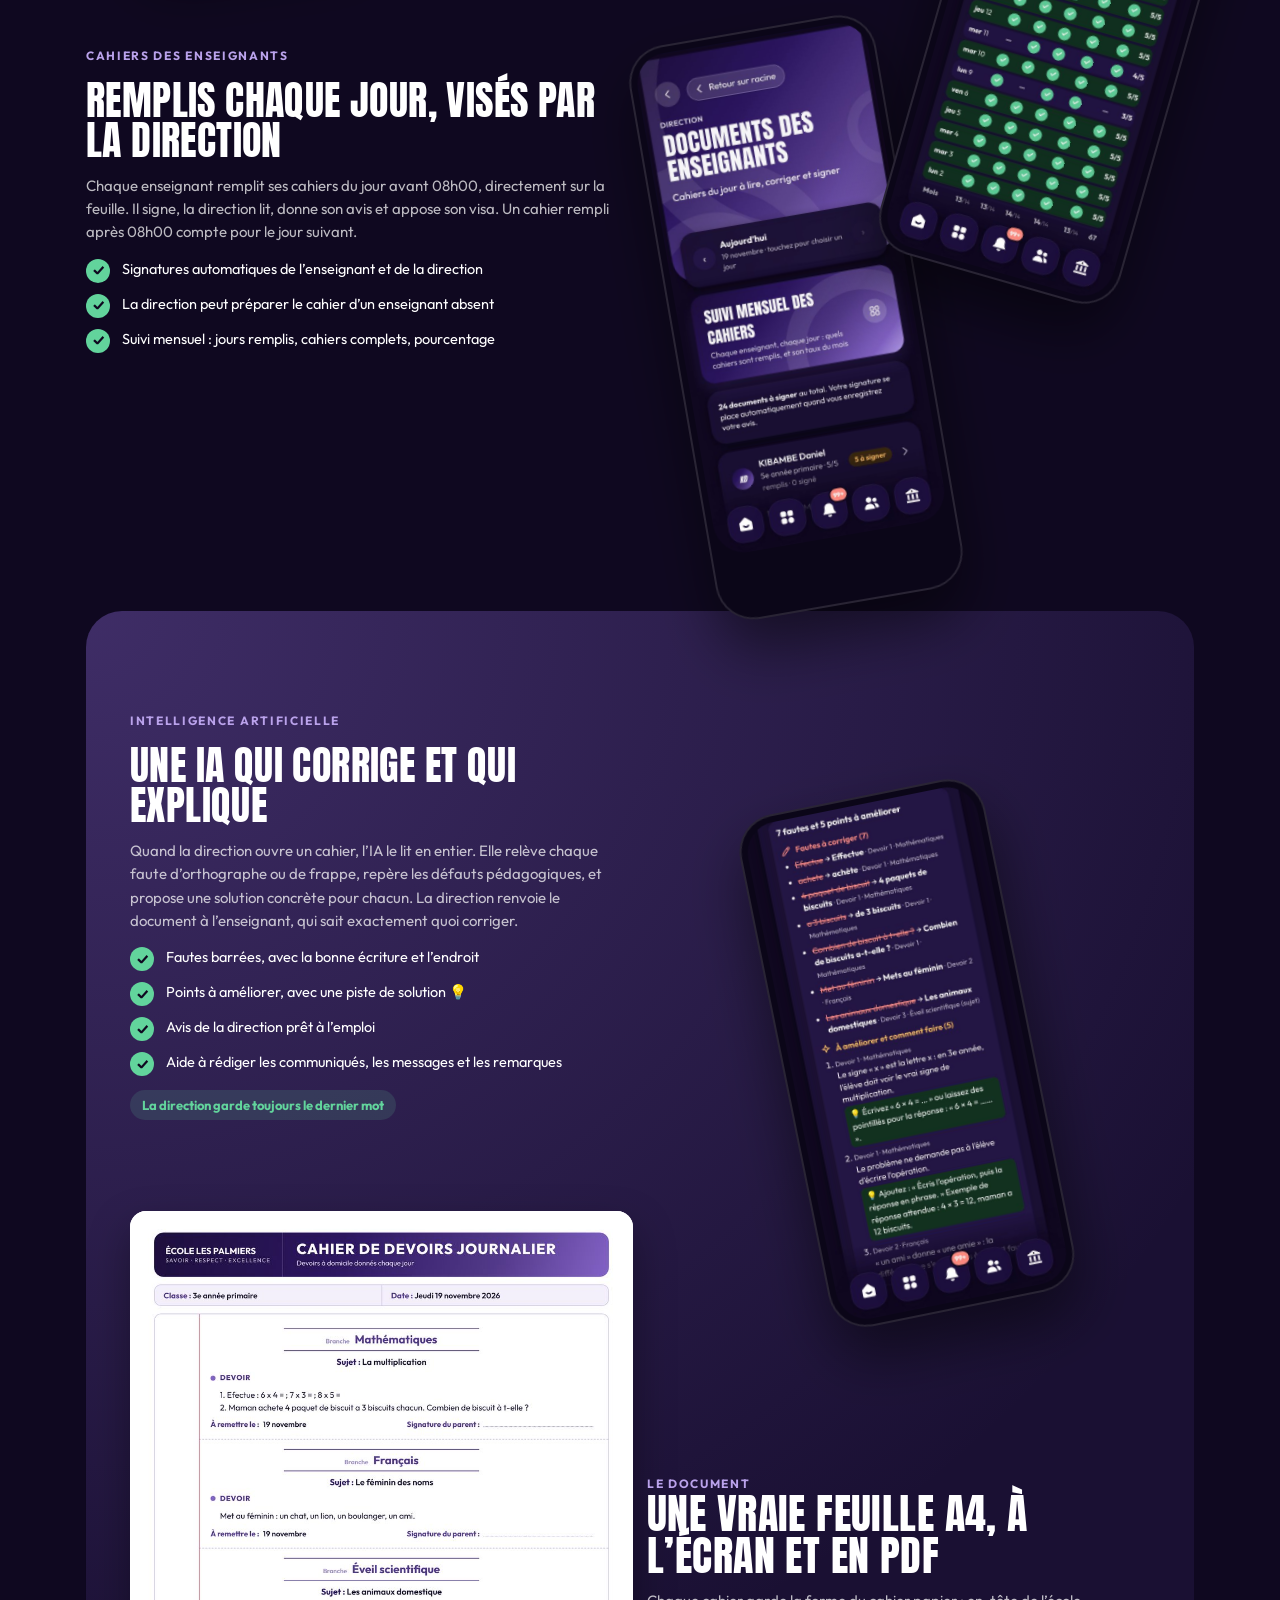
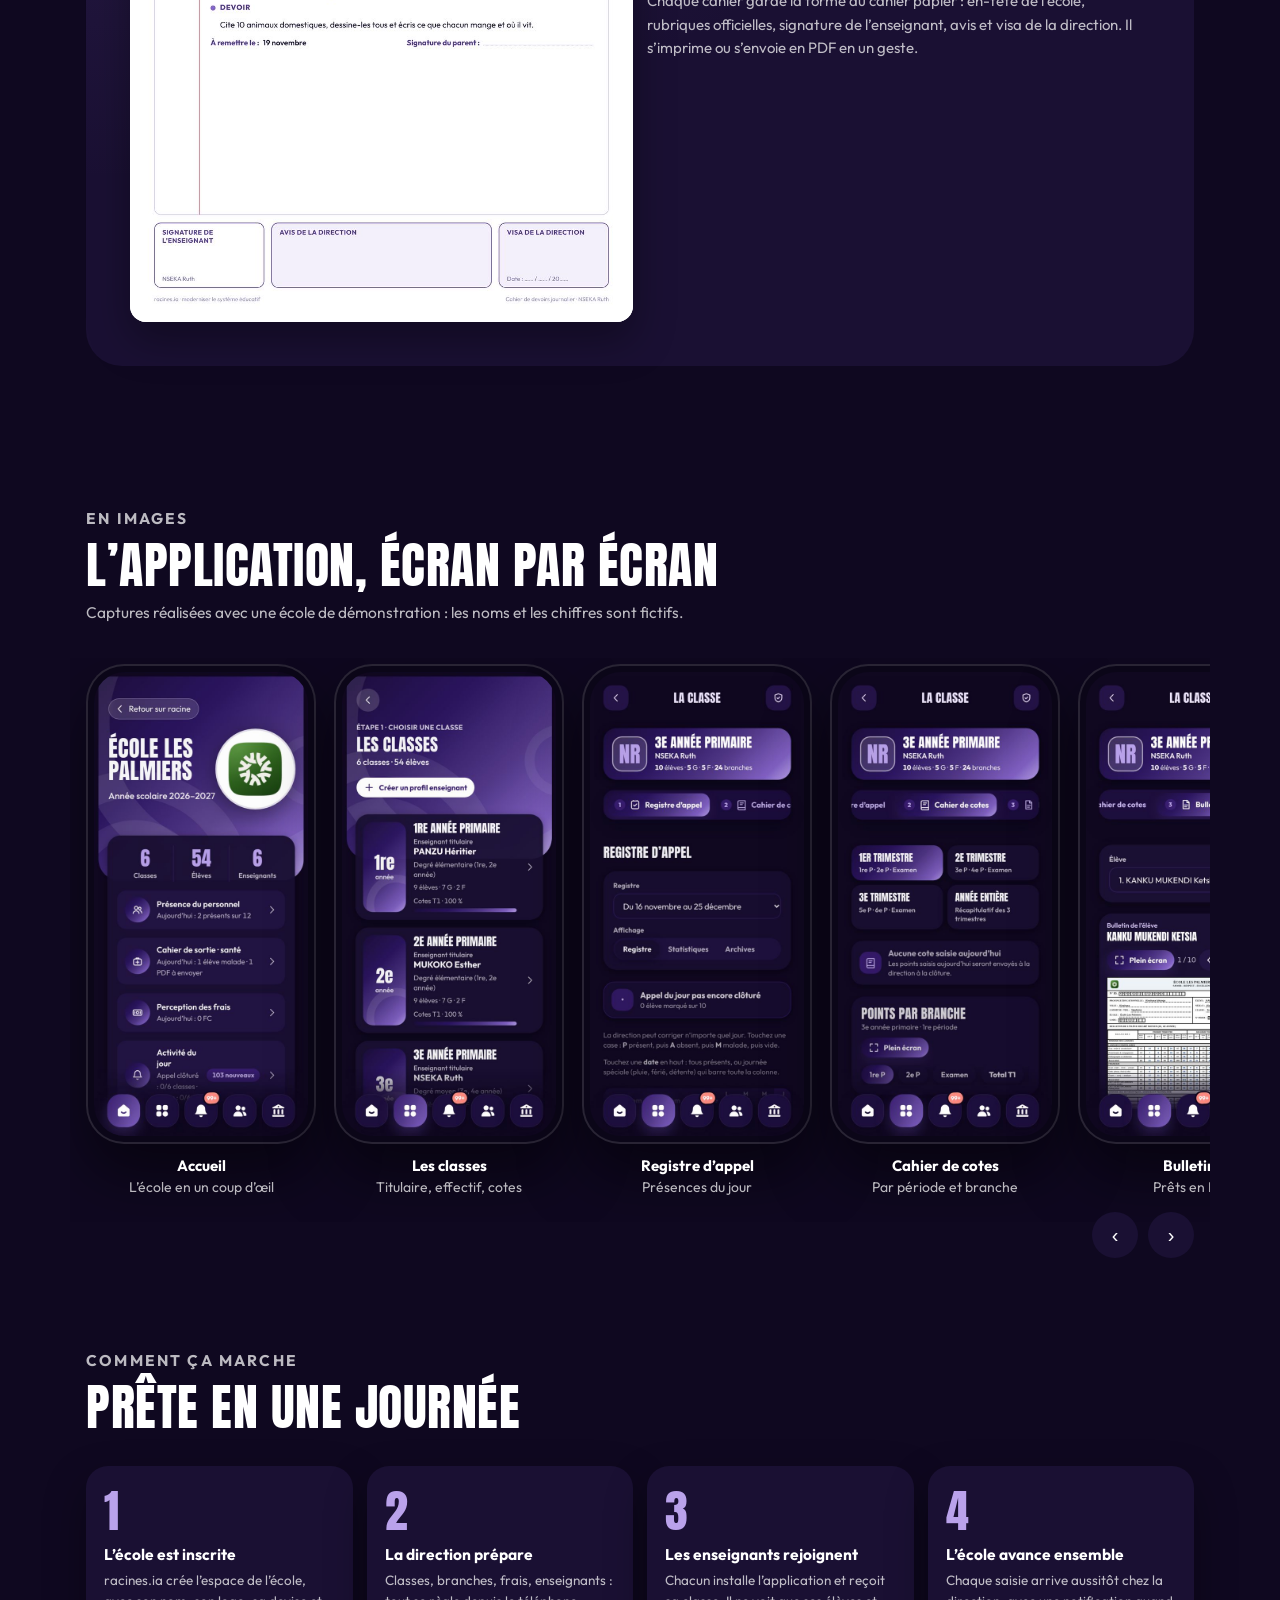
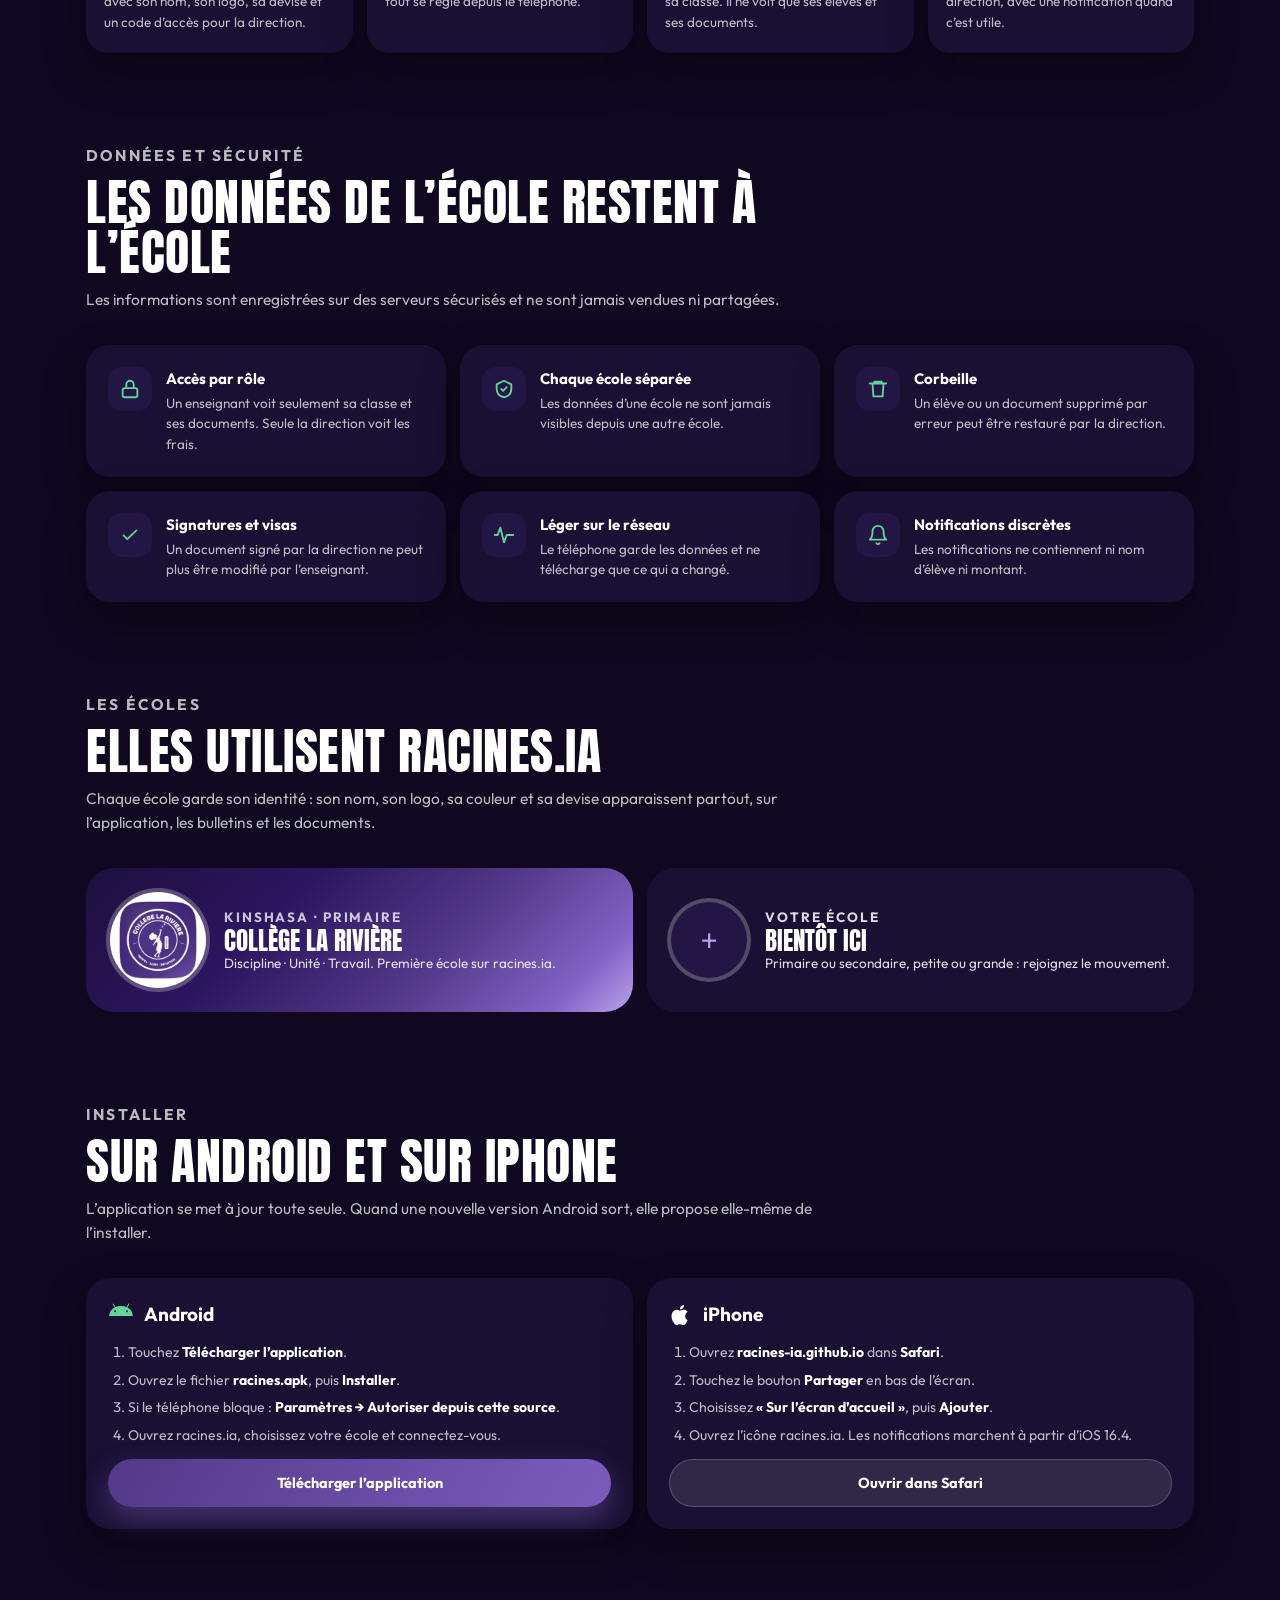
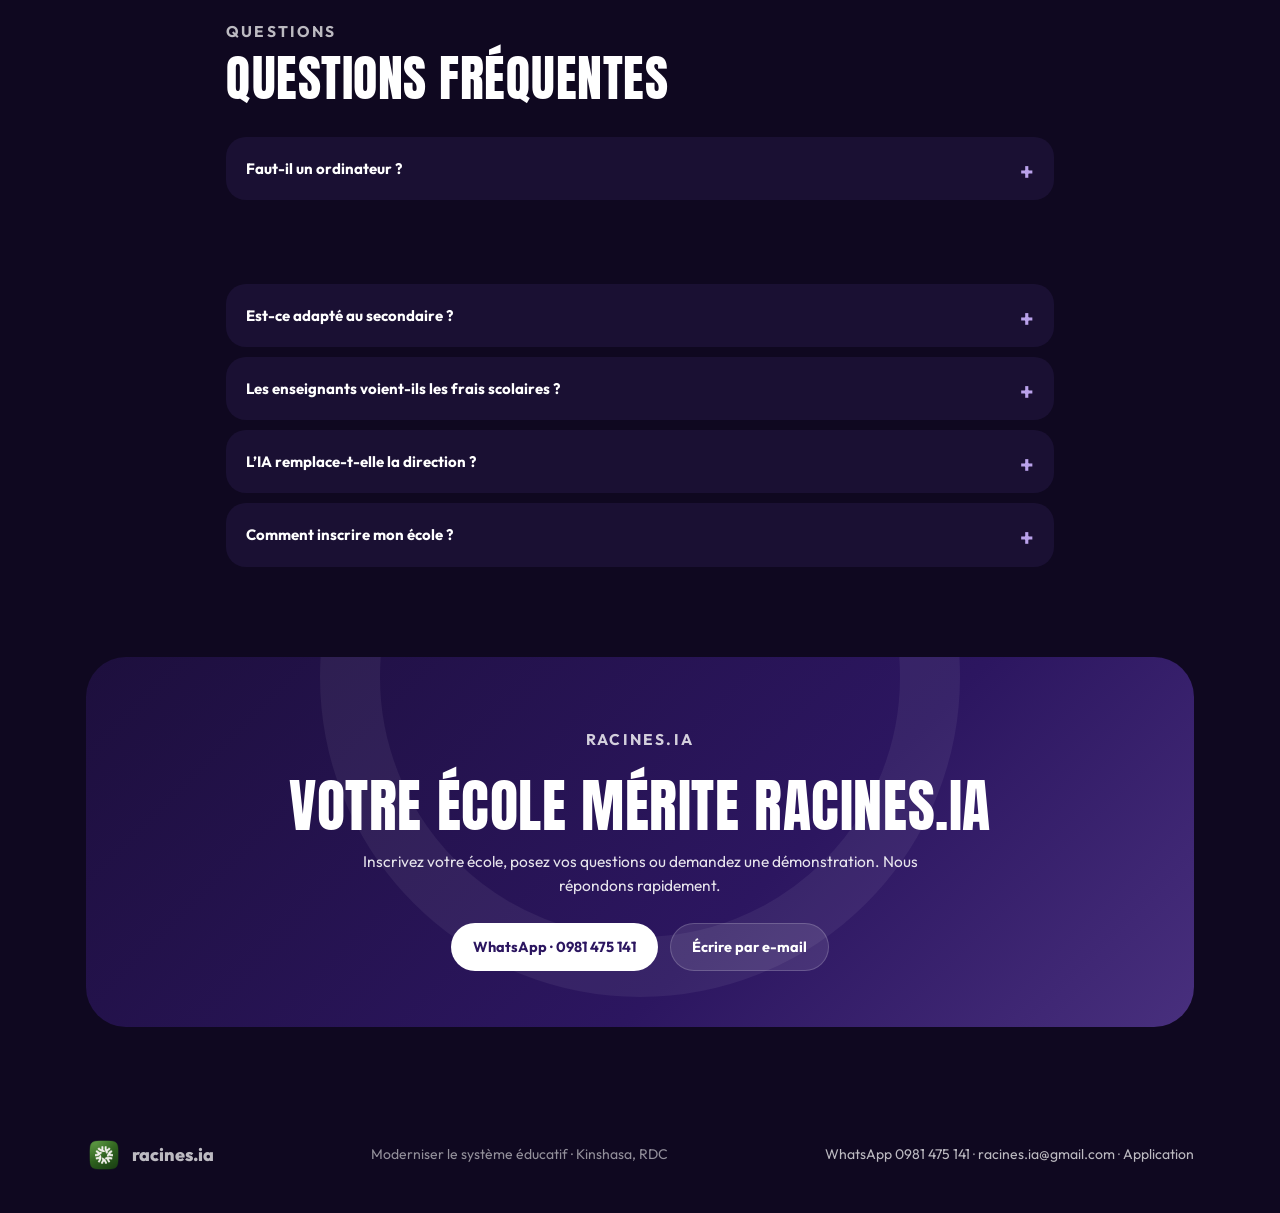
<file: site/index.html>
<!doctype html>
<html lang="fr">
<head>
<meta charset="utf-8">
<meta name="viewport" id="vp" content="width=device-width,initial-scale=1,viewport-fit=cover">
<script>try{if(localStorage.getItem('site-vue')==='pc')document.getElementById('vp').setAttribute('content','width=1280')}catch(e){}</script>
<title>racines.ia — Moderniser le système éducatif</title>
<meta name="description" content="racines.ia : l’application de gestion scolaire faite en RDC. Élèves, appel, cotes, bulletins, frais scolaires, cahiers des enseignants corrigés par l’IA, communiqués et notifications — sur le téléphone.">
<meta name="theme-color" content="#1d0f3d">
<meta property="og:title" content="racines.ia — Moderniser le système éducatif">
<meta property="og:description" content="Toute l’école dans un téléphone : élèves, cotes, bulletins, frais, cahiers des enseignants et intelligence artificielle.">
<meta property="og:image" content="https://racines-ia.github.io/racine-512.png">
<link rel="icon" href="/racine-192.png">
<link rel="apple-touch-icon" href="/racine-180.png">
<link rel="preconnect" href="https://fonts.googleapis.com"><link rel="preconnect" href="https://fonts.gstatic.com" crossorigin>
<link href="https://fonts.googleapis.com/css2?family=Anton&family=Outfit:wght@400;500;600;700;800&display=swap" rel="stylesheet">
<style>
:root{--bg:#0f0820;--surface:#1a1033;--sunk:#231544;--line:rgba(255,255,255,.1);--ink:#fff;--muted:rgba(255,255,255,.72);--soft:rgba(255,255,255,.55);
--accent:#baa2eb;--good:#62d49c;--good-soft:rgba(98,212,156,.14);--warn:#f0b43c;--bad:#ff7a85;--lime:#c8e64a;--green:#2f7d2a;
--grad:linear-gradient(135deg,#1d0f3d 0%,#2c1660 34%,#533989 64%,#8363c6 88%,#baa2eb 100%);
--grad-btn:linear-gradient(120deg,#533989,#8363c6 60%,#c79be8);
--r:24px;--f-d:"Anton","Arial Narrow",Impact,sans-serif;--f:"Outfit","Segoe UI",Roboto,Arial,sans-serif;--shadow:0 18px 40px rgba(0,0,0,.35)}
*{box-sizing:border-box;margin:0}
html{scroll-behavior:smooth;-webkit-text-size-adjust:100%;overflow-x:clip}
section{overflow-x:clip}
body{background:var(--bg);color:var(--ink);font-family:var(--f);font-size:15px;line-height:1.55;overflow-x:hidden}
img{max-width:100%;display:block}
a{color:inherit}
.wrap{max-width:1140px;margin:0 auto;padding:0 16px}
h1,h2,h3.d{font-family:var(--f-d);font-weight:400;text-transform:uppercase;letter-spacing:.01em;line-height:1}
.kick{font-size:12px;font-weight:700;letter-spacing:.14em;text-transform:uppercase;color:var(--accent)}
.muted{color:var(--muted)}
/* barre du haut */
.top{position:fixed;inset:0 0 auto 0;z-index:50;transition:background .3s,box-shadow .3s;padding-top:env(safe-area-inset-top,0)}
.top.sc{background:rgba(15,8,32,.86);backdrop-filter:blur(14px);-webkit-backdrop-filter:blur(14px);box-shadow:0 1px 0 var(--line)}
.top .wrap{display:flex;align-items:center;gap:12px;height:64px}
.brand{display:flex;align-items:center;gap:10px;text-decoration:none;font-weight:800;font-size:18px}
.brand img{width:36px;height:36px;border-radius:10px}
.nav{display:flex;gap:4px;margin-left:auto}
.nav a{white-space:nowrap;text-decoration:none;font-weight:600;font-size:14.5px;padding:8px 12px;border-radius:99px;color:var(--muted)}
.nav a:hover{color:#fff;background:rgba(255,255,255,.08)}
.btn{display:inline-flex;align-items:center;justify-content:center;gap:8px;border:0;cursor:pointer;font:inherit;font-weight:700;font-size:14.5px;text-decoration:none;border-radius:99px;padding:13px 22px;transition:transform .2s,box-shadow .2s}
.btn:active{transform:scale(.97)}
.btn.grad{background:var(--grad-btn);color:#fff;box-shadow:0 12px 28px rgba(131,99,198,.4)}
.btn.white{background:#fff;color:#2c1660}
.btn.ghost{background:rgba(255,255,255,.1);color:#fff;box-shadow:inset 0 0 0 1px rgba(255,255,255,.18)}
.btn.sm{padding:9px 16px;font-size:14px}
.menu-b{display:none;margin-left:auto;width:44px;height:44px;border-radius:50%;border:0;background:rgba(255,255,255,.1);color:#fff;cursor:pointer}
@media (max-width:900px){.nav{display:none}.top .btn.sm{display:none}.menu-b{display:grid;place-items:center}
 .nav.open{display:flex;position:absolute;top:64px;left:12px;right:12px;flex-direction:column;background:var(--surface);border-radius:20px;padding:10px;box-shadow:var(--shadow)}
 .nav.open a{padding:12px 14px;font-size:16px}}
/* bandeau héros (comme les en-têtes de l'application) */
.band{position:relative;overflow:hidden;background:var(--grad);border-radius:0 0 44px 44px;padding:110px 0 70px;isolation:isolate}
.band::before,.band::after{content:"";position:absolute;border-radius:50%;border:56px solid rgba(255,255,255,.05);z-index:-1}
.band::before{width:620px;height:620px;right:-220px;top:-160px}
.band::after{width:420px;height:420px;left:-200px;bottom:-240px;border-width:40px}
.hero{display:grid;grid-template-columns:1.15fr .85fr;gap:40px;align-items:center}
.hero h1{font-size:clamp(40px,7.4vw,84px)}

.hero p.lead{font-size:clamp(15.5px,1.8vw,18px);color:rgba(255,255,255,.88);max-width:560px;margin:20px 0 28px}
.hero .ctas{display:flex;flex-wrap:wrap;gap:12px}
.hero .note{margin-top:18px;font-size:14px;color:rgba(255,255,255,.7)}
.hero-ph{position:relative;display:flex;justify-content:center}
.hero-ph .phone{transform:rotate(4deg)}
.hero-ph .phone.b{position:absolute;left:-6%;bottom:-8%;width:46%;transform:rotate(-8deg);opacity:.95}
@media (max-width:900px){.band{padding:96px 0 56px;border-radius:0 0 34px 34px}.hero{grid-template-columns:1fr}.hero-ph{margin-top:10px}.hero-ph .phone{width:62%}.hero-ph .phone.b{left:4%;width:38%}}
/* téléphone */
.phone{width:280px;max-width:100%;border-radius:38px;padding:8px;background:#0b0618;box-shadow:0 30px 60px rgba(0,0,0,.5),inset 0 0 0 2px rgba(255,255,255,.12)}
.phone img{border-radius:31px;width:100%;aspect-ratio:390/844;object-fit:cover;object-position:top}
/* sections */
section{padding:70px 0}
.sh{display:flex;flex-direction:column;gap:10px;margin-bottom:34px;max-width:760px}
.sh h2{font-size:clamp(30px,4.6vw,50px)}
.sh p{color:var(--muted);font-size:15.5px}
.card{background:var(--surface);border-radius:var(--r);padding:22px;box-shadow:var(--shadow)}
.grid{display:grid;gap:14px}
.g2{grid-template-columns:repeat(2,minmax(0,1fr))}.g3{grid-template-columns:repeat(3,minmax(0,1fr))}.g4{grid-template-columns:repeat(4,minmax(0,1fr))}
@media (max-width:900px){.g3,.g4{grid-template-columns:repeat(2,minmax(0,1fr))}}
@media (max-width:620px){.g2,.g3{grid-template-columns:1fr}}
/* chiffres */
.stats{margin-top:-38px;position:relative;z-index:2}
.stat{background:var(--surface);border-radius:22px;padding:18px 16px;text-align:center;box-shadow:var(--shadow)}
.stat b{font-family:var(--f-d);font-weight:400;font-size:38px;line-height:1;display:block;background:linear-gradient(120deg,#fff,var(--accent));-webkit-background-clip:text;background-clip:text;color:transparent}
.stat span{font-size:12.5px;color:var(--muted)}
/* problème → solution */
.pb{display:flex;flex-direction:column;gap:12px}
.pb .row{display:grid;grid-template-columns:1fr 34px 1fr;gap:10px;align-items:stretch}
.pb .avant,.pb .apres{border-radius:18px;padding:12px 14px;font-size:14px}
.pb .avant{background:rgba(255,122,133,.09);box-shadow:inset 0 0 0 1px rgba(255,122,133,.25)}
.pb .apres{background:var(--good-soft);box-shadow:inset 0 0 0 1px rgba(98,212,156,.3)}
.pb .avant small,.pb .apres small{display:block;font-weight:800;font-size:11px;letter-spacing:.12em;text-transform:uppercase;margin-bottom:3px}
.pb .avant small{color:var(--bad)}.pb .apres small{color:var(--good)}
.pb .arr{display:grid;place-items:center;color:var(--accent);font-size:22px}
@media (max-width:620px){.pb .row{grid-template-columns:1fr}.pb .arr{transform:rotate(90deg);height:22px}}
/* rôles */
.role{display:flex;flex-direction:column;gap:10px}
.role .ic{width:52px;height:52px;border-radius:16px;display:grid;place-items:center;background:var(--grad-btn)}
.role h3{font-size:17px}
.role ul{padding-left:18px;color:var(--muted);font-size:13.5px;display:flex;flex-direction:column;gap:4px}
/* cartes modules (comme les « gcta » de l'application) */
.gcta{position:relative;overflow:hidden;display:flex;flex-direction:column;gap:8px;background:var(--grad);border-radius:22px;padding:20px;min-height:150px;box-shadow:0 14px 30px rgba(83,57,137,.28);isolation:isolate}
.gcta::after{content:"";position:absolute;width:220px;height:220px;border-radius:50%;border:34px solid rgba(255,255,255,.07);right:-90px;bottom:-110px;z-index:-1}
.gcta h3{font-family:var(--f-d);font-weight:400;text-transform:uppercase;font-size:21px;padding-right:44px;line-height:1.02}
.gcta p{font-size:13.5px;color:rgba(255,255,255,.85)}
.gcta .i{position:absolute;right:16px;top:16px;width:42px;height:42px;border-radius:50%;display:grid;place-items:center;background:rgba(255,255,255,.14)}
.gcta.dark{background:var(--surface)}
.gcta.big{grid-column:span 2}
@media (max-width:620px){.gcta.big{grid-column:auto}}
/* fonctionnalité avec capture */
.feat{display:grid;grid-template-columns:1fr 1fr;gap:48px;align-items:center;padding:30px 0}
.feat.rev .ft{order:2}
.feat .ft{display:flex;flex-direction:column;gap:14px}
.feat h3.d{font-size:clamp(27px,3.6vw,40px)}
.feat .ph{display:flex;justify-content:center;gap:16px}
.feat .ph .phone{width:250px}
.feat .ph .phone:nth-child(2){margin-top:60px}
.list{list-style:none;padding:0;display:flex;flex-direction:column;gap:10px}
.list li{display:flex;gap:12px;align-items:flex-start;font-size:14.5px}
.list li i{flex:none;width:24px;height:24px;border-radius:50%;background:var(--good);color:#0f0820;display:grid;place-items:center;font-style:normal;font-weight:900;font-size:13px;margin-top:1px}
.pill{display:inline-flex;align-items:center;gap:6px;font-size:13px;font-weight:700;border-radius:99px;padding:5px 12px;background:rgba(255,255,255,.1)}
.pill.good{background:var(--good-soft);color:var(--good)}
@media (max-width:900px){.feat{grid-template-columns:1fr;gap:26px}.feat.rev .ft{order:0}.feat .ph .phone{width:46%}.feat .ph .phone:nth-child(2){margin-top:40px}}
/* galerie */
.gal{display:flex;gap:18px;overflow-x:auto;scroll-snap-type:x mandatory;padding:6px 16px 24px;margin:0 -16px;scrollbar-width:none}
.gal::-webkit-scrollbar{display:none}
.gal figure{flex:none;width:230px;scroll-snap-align:center;display:flex;flex-direction:column;gap:10px}
.gal figure .phone{width:100%}
.gal figcaption{font-size:14px;color:var(--muted);text-align:center}
.gal figcaption b{display:block;color:#fff;font-size:15px}
.galnav{display:flex;gap:10px;justify-content:flex-end;margin-top:-10px}
.galnav button{width:46px;height:46px;border-radius:50%;border:0;background:var(--surface);color:#fff;cursor:pointer;font-size:20px}
/* IA */
.ia{background:radial-gradient(120% 90% at 0% 0%,rgba(131,99,198,.35),transparent 60%),var(--surface);border-radius:36px;padding:44px}
@media (max-width:620px){.ia{padding:26px 18px;border-radius:28px}}
.paper{border-radius:16px;overflow:hidden;box-shadow:var(--shadow);background:#fff}
/* étapes */
.steps{counter-reset:s;display:grid;grid-template-columns:repeat(4,minmax(0,1fr));gap:14px}
.step{position:relative;background:var(--surface);border-radius:22px;padding:22px 18px 20px;box-shadow:var(--shadow)}
.step::before{counter-increment:s;content:counter(s);font-family:var(--f-d);font-size:46px;line-height:1;color:var(--accent);display:block;margin-bottom:8px}
.step b{display:block;font-size:15.5px;margin-bottom:4px}
.step p{font-size:13.5px;color:var(--muted)}
@media (max-width:900px){.steps{grid-template-columns:repeat(2,minmax(0,1fr))}}
@media (max-width:480px){.steps{grid-template-columns:1fr}}
/* sécurité */
.sec .card{display:flex;gap:14px;align-items:flex-start}
.sec .card .ic{flex:none;width:44px;height:44px;border-radius:14px;display:grid;place-items:center;background:var(--sunk);color:var(--good)}
.sec .card b{display:block;margin-bottom:2px}
.sec .card p{font-size:13.5px;color:var(--muted)}
/* installer */
.inst{display:grid;grid-template-columns:1fr 1fr;gap:14px}
.inst .card{display:flex;flex-direction:column;gap:12px}
.inst h3{font-size:19px;display:flex;align-items:center;gap:10px}
.inst ol{padding-left:20px;color:var(--muted);display:flex;flex-direction:column;gap:6px;font-size:14px}
.inst ol b{color:#fff}
@media (max-width:760px){.inst{grid-template-columns:1fr}}
/* écoles */
.ecole{display:flex;gap:18px;align-items:center;background:var(--grad);border-radius:28px;padding:24px;position:relative;overflow:hidden}
.ecole .lg{flex:none;width:76px;height:76px;border-radius:50%;background:#fff;display:grid;place-items:center;font-family:var(--f-d);font-size:26px;color:#2c1660;box-shadow:0 0 0 4px rgba(255,255,255,.25)}
.ecole h3{font-family:var(--f-d);font-weight:400;font-size:25px;text-transform:uppercase;line-height:1}
.ecole p{color:rgba(255,255,255,.85);font-size:13.5px}
.ecole .lg.clr{width:96px;height:96px;padding:0;overflow:hidden;animation:glow 3.5s ease-in-out infinite}.ecole .lg.clr img{width:100%;height:100%;object-fit:cover;border-radius:50%}
@keyframes glow{0%,100%{box-shadow:0 0 0 4px rgba(255,255,255,.25),0 0 0 0 rgba(200,230,74,.0)}50%{box-shadow:0 0 0 4px rgba(255,255,255,.35),0 0 34px 6px rgba(200,230,74,.35)}}
.ecole.next{background:var(--surface);box-shadow:inset 0 0 0 2px dashed rgba(255,255,255,.2)}
.ecole.next .lg{background:var(--sunk);color:var(--accent);font-family:var(--f);font-size:34px;font-weight:300}
/* FAQ */
details{background:var(--surface);border-radius:20px;padding:4px 20px;margin-bottom:10px}
summary{cursor:pointer;list-style:none;font-weight:700;font-size:15px;padding:16px 30px 16px 0;position:relative}
summary::-webkit-details-marker{display:none}
summary::after{content:"+";position:absolute;right:0;top:12px;font-size:24px;color:var(--accent);transition:transform .2s}
details[open] summary::after{transform:rotate(45deg)}
details p{color:var(--muted);padding:0 0 16px;font-size:14px}
/* contact */
.cta{background:var(--grad);border-radius:40px;padding:56px 28px;text-align:center;position:relative;overflow:hidden;isolation:isolate}
.cta::before{content:"";position:absolute;width:520px;height:520px;border-radius:50%;border:60px solid rgba(255,255,255,.06);left:50%;top:-300px;transform:translateX(-50%);z-index:-1}
.cta h2{font-size:clamp(32px,5.4vw,58px)}
.cta p{max-width:620px;margin:14px auto 26px;color:rgba(255,255,255,.88);font-size:15.5px}
.cta .ctas{display:flex;gap:12px;justify-content:center;flex-wrap:wrap}
footer{padding:40px 0 calc(40px + env(safe-area-inset-bottom,0));color:var(--soft);font-size:14px}
footer .wrap{display:flex;flex-wrap:wrap;gap:14px 28px;align-items:center;justify-content:space-between}
footer a{text-decoration:none;color:var(--muted)}
/* ---------- animations ---------- */
.band{background-size:180% 180%;animation:gshift 14s ease-in-out infinite alternate}
@keyframes gshift{0%{background-position:0% 30%}100%{background-position:100% 70%}}
.band::before{animation:spin 40s linear infinite}.band::after{animation:spin 55s linear infinite reverse}
@keyframes spin{to{transform:rotate(360deg)}}
.bub{position:absolute;inset:0;z-index:-1;pointer-events:none;overflow:hidden}
.bub i{position:absolute;bottom:-40px;border-radius:50%;background:radial-gradient(circle at 30% 30%,rgba(255,255,255,.55),rgba(255,255,255,.08) 60%,transparent 70%);animation:rise linear infinite;opacity:0}
@keyframes rise{0%{transform:translateY(0) translateX(0);opacity:0}10%{opacity:.8}90%{opacity:.5}100%{transform:translateY(-110vh) translateX(30px);opacity:0}}
.hero-ph .phone{animation:float 6s ease-in-out infinite}
.hero-ph .phone.b{animation:float2 7s ease-in-out infinite}
@keyframes float{0%,100%{transform:rotate(4deg) translateY(0)}50%{transform:rotate(3deg) translateY(-16px)}}
@keyframes float2{0%,100%{transform:rotate(-8deg) translateY(0)}50%{transform:rotate(-6deg) translateY(12px)}}
.hero h1 .ln{display:block;overflow:hidden}.hero h1 .ln>span{display:inline-block;transform:translateY(105%);animation:up .9s cubic-bezier(.2,.8,.2,1) forwards}
.hero h1 .ln:nth-child(2)>span{animation-delay:.15s;color:var(--lime)}.hero h1 .ln:nth-child(3)>span{animation-delay:.3s;color:var(--lime)}
@keyframes up{to{transform:none}}
.hero .lead,.hero .ctas,.hero .note,.hero .kick{opacity:0;animation:fade .8s ease forwards}.hero .kick{animation-delay:.05s}.hero .lead{animation-delay:.45s}.hero .ctas{animation-delay:.6s}.hero .note{animation-delay:.75s}
@keyframes fade{from{opacity:0;transform:translateY(14px)}to{opacity:1;transform:none}}
.btn.white{position:relative;overflow:hidden}.btn.white::after{content:"";position:absolute;inset:0;background:linear-gradient(110deg,transparent 30%,rgba(131,99,198,.35) 50%,transparent 70%);transform:translateX(-120%);animation:shine 3.2s ease-in-out infinite}
@keyframes shine{0%,55%{transform:translateX(-120%)}100%{transform:translateX(120%)}}
.btn.grad{background-size:200% 100%;animation:gbtn 5s ease-in-out infinite alternate}@keyframes gbtn{to{background-position:100% 0}}
.gcta{transition:opacity .7s ease,transform .6s cubic-bezier(.2,.8,.2,1),box-shadow .35s}.gcta:hover{transform:translateY(-6px) scale(1.01);box-shadow:0 22px 44px rgba(83,57,137,.45)}
.gcta .i{animation:bob 3.4s ease-in-out infinite}.gcta:nth-child(3n+2) .i{animation-delay:.6s}.gcta:nth-child(3n) .i{animation-delay:1.2s}
@keyframes bob{0%,100%{transform:translateY(0) rotate(0)}50%{transform:translateY(-5px) rotate(-6deg)}}
.gcta::after{animation:spin 30s linear infinite;transform-origin:50% 50%}
.card,.stat,.step{transition:opacity .7s ease,transform .6s cubic-bezier(.2,.7,.2,1),box-shadow .3s}.card:hover,.stat:hover,.step:hover{transform:translateY(-4px)}
.role .ic{animation:pulse 3s ease-in-out infinite}@keyframes pulse{0%,100%{box-shadow:0 0 0 0 rgba(186,162,235,.45)}50%{box-shadow:0 0 0 10px rgba(186,162,235,0)}}
.list li i{transform:scale(0);transition:transform .45s cubic-bezier(.3,1.6,.5,1)}.rv.on .list li i{transform:scale(1)}
.rv.on .list li:nth-child(2) i{transition-delay:.12s}.rv.on .list li:nth-child(3) i{transition-delay:.24s}.rv.on .list li:nth-child(4) i{transition-delay:.36s}
.pb .arr{animation:nudge 1.6s ease-in-out infinite}@keyframes nudge{0%,100%{transform:translateX(0)}50%{transform:translateX(5px)}}
@media (max-width:620px){.pb .arr{animation:nudgev 1.6s ease-in-out infinite}@keyframes nudgev{0%,100%{transform:rotate(90deg) translateX(0)}50%{transform:rotate(90deg) translateX(5px)}}}
.step::before{transition:transform .6s cubic-bezier(.3,1.6,.5,1);transform:scale(.4)}.step.on::before{transform:scale(1)}
.marq{overflow:hidden;padding:18px 0;border-block:1px solid var(--line);background:rgba(255,255,255,.02);-webkit-mask:linear-gradient(90deg,transparent,#000 8%,#000 92%,transparent);mask:linear-gradient(90deg,transparent,#000 8%,#000 92%,transparent)}
.marq div{display:flex;gap:34px;width:max-content;animation:marq 38s linear infinite}
.marq span{font-family:var(--f-d);text-transform:uppercase;font-size:24px;color:rgba(255,255,255,.75);white-space:nowrap;display:flex;align-items:center;gap:34px}
.marq span::after{content:"✦";color:var(--lime);font-size:16px}
@keyframes marq{to{transform:translateX(-50%)}}
.feat .ph .phone{will-change:transform}
.ia{background-size:160% 160%;animation:gshift 16s ease-in-out infinite alternate}
.paper{transition:transform .5s}.paper:hover{transform:rotate(-1deg) scale(1.02)}
.cta{background-size:180% 180%;animation:gshift 12s ease-in-out infinite alternate}
.vue-b{white-space:nowrap;display:inline-flex;align-items:center;gap:8px;border:0;background:rgba(255,255,255,.08);color:#fff;font:inherit;font-weight:700;font-size:13px;border-radius:99px;padding:9px 14px;cursor:pointer}
.vue-f{position:fixed;left:50%;bottom:calc(14px + env(safe-area-inset-bottom,0));transform:translateX(-50%) translateY(120px);z-index:60;box-shadow:0 12px 30px rgba(0,0,0,.45);background:#2c1660;transition:transform .5s cubic-bezier(.2,.8,.2,1)}
.vue-f.show{transform:translateX(-50%)}
@media (prefers-reduced-motion:reduce){*,*::before,*::after{animation:none!important}.hero h1 .ln>span{transform:none}.hero .lead,.hero .ctas,.hero .note,.hero .kick{opacity:1}}
/* apparition */
.rv{opacity:0;transform:translateY(26px);transition:opacity .7s ease,transform .7s cubic-bezier(.2,.7,.2,1)}
.rv.on{opacity:1;transform:none}
@media (prefers-reduced-motion:reduce){.rv{opacity:1;transform:none;transition:none}html{scroll-behavior:auto}}
</style>
</head>
<body>

<header class="top" id="top">
 <div class="wrap">
  <a class="brand" href="#"><img src="/racine-192.png" alt="">racines.ia</a>
  <nav class="nav" id="nav">
   <a href="#pourquoi">Pourquoi</a><a href="#fonctions">Fonctions</a><a href="#ia">L’IA</a><a href="#images">En images</a><a href="#securite">Données</a><a href="#installer">Installer</a><a href="#faq">Questions</a><button class="vue-b" data-vue type="button">🖥️ Version ordinateur</button>
  </nav>
  <a class="btn grad sm" href="/">Ouvrir l’application</a>
  <button class="menu-b" id="menuB" aria-label="Menu" aria-expanded="false"><svg width="20" height="20" viewBox="0 0 24 24" fill="none" stroke="currentColor" stroke-width="2.4" stroke-linecap="round"><path d="M4 7h16M4 12h16M4 17h16"/></svg></button>
 </div>
</header>

<div class="band"><div class="bub" id="bub" aria-hidden="true"></div>
 <div class="wrap hero">
  <div class="rv">
   <p class="kick">racines.ia · gestion scolaire</p>
   <h1><span class="ln"><span>Moderniser</span></span><span class="ln"><span>le système</span></span><span class="ln"><span>éducatif.</span></span></h1>
   <p class="lead">Toute l’école dans un téléphone : élèves, appel, cotes, bulletins, frais scolaires, cahiers des enseignants corrigés par l’intelligence artificielle, communiqués et notifications. Pensé en RDC, pour les écoles de la RDC.</p>
   <div class="ctas">
    <a class="btn white" href="#installer">Installer l’application</a>
    <a class="btn ghost" href="#contact">Inscrire mon école</a>
   </div>
   <p class="note">Primaire et secondaire · Android et iPhone · Fonctionne avec une petite connexion</p>
  </div>
  <div class="hero-ph rv">
   <div class="phone"><img src="img/accueil.jpg" alt="Accueil de la direction dans l’application racines.ia" fetchpriority="high"></div>
   <div class="phone b"><img src="img/communique.jpg" alt="Un communiqué affiché aux enseignants"></div>
  </div>
 </div>
</div>

<div class="wrap stats">
 <div class="grid g4">
  <div class="stat rv"><b data-n="1">0</b><span>application pour toute l’école</span></div>
  <div class="stat rv"><b data-n="5">0</b><span>cahiers d’enseignant numériques</span></div>
  <div class="stat rv"><b data-n="3">0</b><span>espaces : direction, surécole, enseignants</span></div>
  <div class="stat rv"><b>0</b><span>registre papier égaré</span></div>
 </div>
</div>

<div class="marq" aria-hidden="true" style="margin-top:56px"><div><span>Élèves</span><span>Registre d’appel</span><span>Cahier de cotes</span><span>Bulletins</span><span>Palmarès</span><span>Frais scolaires</span><span>Cahiers des enseignants</span><span>Intelligence artificielle</span><span>Communiqués</span><span>Notifications</span><span>Élèves</span><span>Registre d’appel</span><span>Cahier de cotes</span><span>Bulletins</span><span>Palmarès</span><span>Frais scolaires</span><span>Cahiers des enseignants</span><span>Intelligence artificielle</span><span>Communiqués</span><span>Notifications</span></div></div>
<section id="pourquoi">
 <div class="wrap">
  <div class="sh rv"><p class="kick">Pourquoi racines.ia</p><h2>Moins de papier, plus de temps pour enseigner</h2><p>Dans beaucoup d’écoles, la direction passe ses journées à recompter, recopier et chercher. racines.ia remplace les registres et les calculs à la main par une seule application, partagée par toute l’équipe.</p></div>
  <div class="pb">
   <div class="row rv"><div class="avant"><small>Avant</small>Les cotes sont additionnées à la main, les erreurs de bulletin arrivent en fin de trimestre.</div><div class="arr">→</div><div class="apres"><small>Avec racines.ia</small>Les points, moyennes, places et bulletins se calculent tout seuls, dès que l’enseignant saisit ses cotes.</div></div>
   <div class="row rv"><div class="avant"><small>Avant</small>On ne sait pas qui a payé quelle tranche ; les reçus se perdent.</div><div class="arr">→</div><div class="apres"><small>Avec racines.ia</small>Chaque paiement est enregistré, avec reçu, situation par élève, retards et rapport du jour.</div></div>
   <div class="row rv"><div class="avant"><small>Avant</small>Les cahiers des enseignants sont contrôlés de temps en temps, quand on a le temps.</div><div class="arr">→</div><div class="apres"><small>Avec racines.ia</small>Les 5 cahiers sont remplis chaque jour avant 08h00, signés, corrigés avec l’IA et suivis mois par mois.</div></div>
   <div class="row rv"><div class="avant"><small>Avant</small>Une information importante passe de bouche à oreille… ou ne passe pas.</div><div class="arr">→</div><div class="apres"><small>Avec racines.ia</small>Un communiqué s’affiche chez chaque enseignant et la direction voit qui l’a lu.</div></div>
  </div>
 </div>
</section>

<section style="padding-top:0">
 <div class="wrap">
  <div class="sh rv"><p class="kick">Pour qui</p><h2>Chacun son espace</h2><p>Chaque personne voit ce dont elle a besoin, et seulement cela.</p></div>
  <div class="grid g4">
   <div class="card role rv"><div class="ic"><svg width="26" height="26" viewBox="0 0 24 24" fill="none" stroke="#fff" stroke-width="2" stroke-linecap="round" stroke-linejoin="round"><path d="M3 21h18M5 21V10l7-5 7 5v11M9 21v-6h6v6"/></svg></div><h3>Direction</h3><ul><li>Vue complète de l’école</li><li>Frais, caisse et rapports</li><li>Signature des cahiers</li><li>Communiqués et remarques</li></ul></div>
   <div class="card role rv"><div class="ic"><svg width="26" height="26" viewBox="0 0 24 24" fill="none" stroke="#fff" stroke-width="2" stroke-linecap="round" stroke-linejoin="round"><circle cx="12" cy="8" r="4"/><path d="M4 21c1-4 4-6 8-6s7 2 8 6"/></svg></div><h3>Surécole et préfet</h3><ul><li>Suivi pédagogique</li><li>Activité du jour</li><li>Palmarès et résultats</li><li>Discipline du personnel</li></ul></div>
   <div class="card role rv"><div class="ic"><svg width="26" height="26" viewBox="0 0 24 24" fill="none" stroke="#fff" stroke-width="2" stroke-linecap="round" stroke-linejoin="round"><path d="M4 5h11a3 3 0 0 1 3 3v12H7a3 3 0 0 1-3-3z"/><path d="M8 9h6M8 13h6"/></svg></div><h3>Enseignants</h3><ul><li>Appel et cotes de sa classe</li><li>Ses 5 cahiers du jour</li><li>Corrections de la direction</li><li>Notifications sur le téléphone</li></ul></div>
   <div class="card role rv"><div class="ic"><svg width="26" height="26" viewBox="0 0 24 24" fill="none" stroke="#fff" stroke-width="2" stroke-linecap="round" stroke-linejoin="round"><path d="M17 21v-2a4 4 0 0 0-4-4H6a4 4 0 0 0-4 4v2"/><circle cx="9.5" cy="7" r="4"/><path d="M22 21v-2a4 4 0 0 0-3-3.9M16 3.1a4 4 0 0 1 0 7.8"/></svg></div><h3>Parents et élèves</h3><ul><li>Bulletins clairs en PDF</li><li>Reçus de paiement</li><li>Carte d’élève</li><li>Rapport de l’élève</li></ul></div>
  </div>
 </div>
</section>

<section id="fonctions" style="padding-top:20px">
 <div class="wrap">
  <div class="sh rv"><p class="kick">Fonctions</p><h2>Tout ce qu’il y a dans racines.ia</h2><p>Des outils pensés pour le calendrier, les branches et les bulletins des écoles congolaises, au primaire comme au secondaire.</p></div>
  <div class="grid g3">
   <div class="gcta big rv"><span class="i">👩🏾‍🎓</span><h3>Élèves et inscriptions</h3><p>Fiche complète de chaque élève : identité, numéro permanent, famille, photo, santé. Recherche instantanée, carte d’élève et rapport en PDF.</p></div>
   <div class="gcta rv"><span class="i">✅</span><h3>Registre d’appel</h3><p>Présents, absents, malades en un geste. Statistiques et archives par période.</p></div>
   <div class="gcta dark rv"><span class="i">📝</span><h3>Cahier de cotes</h3><p>Interrogations, devoirs, examens par branche et sous-branche, avec les pondérations officielles.</p></div>
   <div class="gcta rv"><span class="i">📄</span><h3>Bulletins</h3><p>Calculés automatiquement, prêts à imprimer en PDF, par période, trimestre ou année.</p></div>
   <div class="gcta dark rv"><span class="i">🏆</span><h3>Palmarès</h3><p>Classement, réussites et échecs par classe, et situation des palmarès de toute l’école.</p></div>
   <div class="gcta big rv"><span class="i">💰</span><h3>Perception des frais</h3><p>Frais fixés par classe et par tranche, paiements avec reçu, élèves en retard, paiements du jour, caisse et rapport journalier. En francs congolais ou en dollars.</p></div>
   <div class="gcta dark rv"><span class="i">🕘</span><h3>Présence du personnel</h3><p>Arrivées signées sur le téléphone, archives et registre du jour.</p></div>
   <div class="gcta big rv"><span class="i">📚</span><h3>Les 5 cahiers de l’enseignant</h3><p>Cahier journal, cahier de préparation détaillé, cahier de devoirs, cahier d’exercices et cahier de résumés : remplis sur une vraie feuille A4 à l’écran, signés, puis visés par la direction.</p></div>
   <div class="gcta rv"><span class="i">📊</span><h3>Suivi des cahiers</h3><p>Pour chaque enseignant, chaque jour : quels cahiers sont remplis, et son taux du mois.</p></div>
   <div class="gcta dark rv"><span class="i">✍️</span><h3>Composition</h3><p>Devoirs hebdomadaires, interrogations et examens, mis en page en A4 pour l’impression.</p></div>
   <div class="gcta rv"><span class="i">📢</span><h3>Communiqués</h3><p>Une note de service qui s’affiche en grand chez chaque enseignant, avec « Vu par ».</p></div>
   <div class="gcta dark rv"><span class="i">🔔</span><h3>Notifications</h3><p>Paiements, documents à signer, corrections, messages : le téléphone sonne, même application fermée.</p></div>
   <div class="gcta dark rv"><span class="i">🩺</span><h3>Cahier de sortie · santé</h3><p>Élèves malades, sorties et suivi, avec PDF à envoyer.</p></div>
   <div class="gcta rv"><span class="i">⚖️</span><h3>Discipline du personnel</h3><p>Demandes d’explication, blâmes et remarques, avec la réponse de l’enseignant.</p></div>
   <div class="gcta dark rv"><span class="i">📖</span><h3>Manuels</h3><p>Programmes nationaux, livres et fiches en PDF, lus dans l’application.</p></div>
  </div>
 </div>
</section>

<section style="padding-top:10px">
 <div class="wrap">
  <div class="feat">
   <div class="ft rv"><p class="kick">Cotes et bulletins</p><h3 class="d">Le bulletin se remplit tout seul</h3><p class="muted">L’enseignant saisit ses cotes dans le cahier de cotes de sa classe. racines.ia calcule les totaux, pourcentages, places et appréciations, puis prépare le bulletin officiel et le palmarès.</p>
    <ul class="list"><li><i>✓</i>Branches, sous-branches et maxima de l’école</li><li><i>✓</i>Périodes, examens, trimestres et année</li><li><i>✓</i>Bulletins et palmarès en PDF, en plein écran</li></ul></div>
   <div class="ph rv"><div class="phone"><img src="img/cotes.jpg" alt="Cahier de cotes" loading="lazy"></div><div class="phone"><img src="img/bulletins.jpg" alt="Bulletins" loading="lazy"></div></div>
  </div>
  <div class="feat rev">
   <div class="ft rv"><p class="kick">Frais scolaires</p><h3 class="d">Chaque franc est suivi</h3><p class="muted">La direction fixe les frais par classe et par tranche. Chaque paiement donne un reçu et met à jour la situation de l’élève. La direction reçoit une notification à chaque paiement.</p>
    <ul class="list"><li><i>✓</i>Pourcentage perçu par classe</li><li><i>✓</i>Élèves en retard, en cours, soldés</li><li><i>✓</i>Paiements du jour et caisse</li></ul></div>
   <div class="ph rv"><div class="phone"><img src="img/perception.jpg" alt="Perception des frais" loading="lazy"></div><div class="phone"><img src="img/fiche-eleve.jpg" alt="Fiche d’un élève" loading="lazy"></div></div>
  </div>
  <div class="feat">
   <div class="ft rv"><p class="kick">Cahiers des enseignants</p><h3 class="d">Remplis chaque jour, visés par la direction</h3><p class="muted">Chaque enseignant remplit ses cahiers du jour avant 08h00, directement sur la feuille. Il signe, la direction lit, donne son avis et appose son visa. Un cahier rempli après 08h00 compte pour le jour suivant.</p>
    <ul class="list"><li><i>✓</i>Signatures automatiques de l’enseignant et de la direction</li><li><i>✓</i>La direction peut préparer le cahier d’un enseignant absent</li><li><i>✓</i>Suivi mensuel : jours remplis, cahiers complets, pourcentage</li></ul></div>
   <div class="ph rv"><div class="phone"><img src="img/documents.jpg" alt="Documents des enseignants" loading="lazy"></div><div class="phone"><img src="img/suivi.jpg" alt="Suivi mensuel des cahiers" loading="lazy"></div></div>
  </div>
 </div>
</section>

<section id="ia" style="padding-top:20px">
 <div class="wrap">
  <div class="ia">
   <div class="feat" style="padding:0">
    <div class="ft rv"><p class="kick">Intelligence artificielle</p><h3 class="d">Une IA qui corrige et qui explique</h3>
     <p class="muted">Quand la direction ouvre un cahier, l’IA le lit en entier. Elle relève chaque faute d’orthographe ou de frappe, repère les défauts pédagogiques, et propose une solution concrète pour chacun. La direction renvoie le document à l’enseignant, qui sait exactement quoi corriger.</p>
     <ul class="list"><li><i>✓</i>Fautes barrées, avec la bonne écriture et l’endroit</li><li><i>✓</i>Points à améliorer, avec une piste de solution 💡</li><li><i>✓</i>Avis de la direction prêt à l’emploi</li><li><i>✓</i>Aide à rédiger les communiqués, les messages et les remarques</li></ul>
     <p><span class="pill good">La direction garde toujours le dernier mot</span></p></div>
    <div class="ph rv"><div class="phone"><img src="img/analyse-ia.jpg" alt="Analyse d’un cahier par l’IA" loading="lazy"></div></div>
   </div>
   <div class="grid g2" style="margin-top:34px;align-items:center">
    <div class="paper rv"><img src="img/papier.jpg" alt="Cahier de devoirs journalier sur une feuille A4" loading="lazy"></div>
    <div class="rv"><p class="kick">Le document</p><h3 class="d" style="font-size:clamp(28px,4vw,42px)">Une vraie feuille A4, à l’écran et en PDF</h3><p class="muted" style="margin-top:12px">Chaque cahier garde la forme du cahier papier : en-tête de l’école, rubriques officielles, signature de l’enseignant, avis et visa de la direction. Il s’imprime ou s’envoie en PDF en un geste.</p></div>
   </div>
  </div>
 </div>
</section>

<section id="images">
 <div class="wrap">
  <div class="sh rv"><p class="kick">En images</p><h2>L’application, écran par écran</h2><p>Captures réalisées avec une école de démonstration : les noms et les chiffres sont fictifs.</p></div>
  <div class="gal" id="gal">
   <figure><div class="phone"><img src="img/accueil.jpg" alt="" loading="lazy"></div><figcaption><b>Accueil</b>L’école en un coup d’œil</figcaption></figure>
   <figure><div class="phone"><img src="img/classes.jpg" alt="" loading="lazy"></div><figcaption><b>Les classes</b>Titulaire, effectif, cotes</figcaption></figure>
   <figure><div class="phone"><img src="img/appel.jpg" alt="" loading="lazy"></div><figcaption><b>Registre d’appel</b>Présences du jour</figcaption></figure>
   <figure><div class="phone"><img src="img/cotes.jpg" alt="" loading="lazy"></div><figcaption><b>Cahier de cotes</b>Par période et branche</figcaption></figure>
   <figure><div class="phone"><img src="img/bulletins.jpg" alt="" loading="lazy"></div><figcaption><b>Bulletins</b>Prêts en PDF</figcaption></figure>
   <figure><div class="phone"><img src="img/palmares.jpg" alt="" loading="lazy"></div><figcaption><b>Palmarès</b>Classement de la classe</figcaption></figure>
   <figure><div class="phone"><img src="img/situation.jpg" alt="" loading="lazy"></div><figcaption><b>Situation des palmarès</b>Toute l’école</figcaption></figure>
   <figure><div class="phone"><img src="img/fiche-eleve.jpg" alt="" loading="lazy"></div><figcaption><b>Fiche de l’élève</b>Identité, bulletin, carte</figcaption></figure>
   <figure><div class="phone"><img src="img/perception.jpg" alt="" loading="lazy"></div><figcaption><b>Perception</b>Frais et paiements</figcaption></figure>
   <figure><div class="phone"><img src="img/presence.jpg" alt="" loading="lazy"></div><figcaption><b>Présence du personnel</b>Arrivées signées</figcaption></figure>
   <figure><div class="phone"><img src="img/activite.jpg" alt="" loading="lazy"></div><figcaption><b>Activité du jour</b>Appel et cotes par classe</figcaption></figure>
   <figure><div class="phone"><img src="img/gestion.jpg" alt="" loading="lazy"></div><figcaption><b>Gestion de l’école</b>Manuels, communiqués…</figcaption></figure>
   <figure><div class="phone"><img src="img/cahier.jpg" alt="" loading="lazy"></div><figcaption><b>Cahier de l’enseignant</b>Lu par la direction</figcaption></figure>
   <figure><div class="phone"><img src="img/analyse-ia.jpg" alt="" loading="lazy"></div><figcaption><b>Analyse par l’IA</b>Fautes et solutions</figcaption></figure>
   <figure><div class="phone"><img src="img/suivi.jpg" alt="" loading="lazy"></div><figcaption><b>Suivi des cahiers</b>Taux du mois</figcaption></figure>
   <figure><div class="phone"><img src="img/communiques.jpg" alt="" loading="lazy"></div><figcaption><b>Communiqués</b>Rédigés avec l’IA</figcaption></figure>
   <figure><div class="phone"><img src="img/communique.jpg" alt="" loading="lazy"></div><figcaption><b>Le communiqué</b>Chez chaque enseignant</figcaption></figure>
  </div>
  <div class="galnav"><button data-g="-1" aria-label="Précédent">‹</button><button data-g="1" aria-label="Suivant">›</button></div>
 </div>
</section>

<section style="padding-top:20px">
 <div class="wrap">
  <div class="sh rv"><p class="kick">Comment ça marche</p><h2>Prête en une journée</h2></div>
  <div class="steps">
   <div class="step rv"><b>L’école est inscrite</b><p>racines.ia crée l’espace de l’école, avec son nom, son logo, sa devise et un code d’accès pour la direction.</p></div>
   <div class="step rv"><b>La direction prépare</b><p>Classes, branches, frais, enseignants : tout se règle depuis le téléphone.</p></div>
   <div class="step rv"><b>Les enseignants rejoignent</b><p>Chacun installe l’application et reçoit sa classe. Il ne voit que ses élèves et ses documents.</p></div>
   <div class="step rv"><b>L’école avance ensemble</b><p>Chaque saisie arrive aussitôt chez la direction, avec une notification quand c’est utile.</p></div>
  </div>
 </div>
</section>

<section id="securite" class="sec" style="padding-top:20px">
 <div class="wrap">
  <div class="sh rv"><p class="kick">Données et sécurité</p><h2>Les données de l’école restent à l’école</h2><p>Les informations sont enregistrées sur des serveurs sécurisés et ne sont jamais vendues ni partagées.</p></div>
  <div class="grid g3">
   <div class="card rv"><span class="ic"><svg width="22" height="22" viewBox="0 0 24 24" fill="none" stroke="currentColor" stroke-width="2" stroke-linecap="round" stroke-linejoin="round"><rect x="4" y="11" width="16" height="10" rx="2"/><path d="M8 11V7a4 4 0 0 1 8 0v4"/></svg></span><div><b>Accès par rôle</b><p>Un enseignant voit seulement sa classe et ses documents. Seule la direction voit les frais.</p></div></div>
   <div class="card rv"><span class="ic"><svg width="22" height="22" viewBox="0 0 24 24" fill="none" stroke="currentColor" stroke-width="2" stroke-linecap="round" stroke-linejoin="round"><path d="M12 3l8 4v5c0 5-3.5 8-8 9-4.5-1-8-4-8-9V7z"/><path d="M9 12l2 2 4-4"/></svg></span><div><b>Chaque école séparée</b><p>Les données d’une école ne sont jamais visibles depuis une autre école.</p></div></div>
   <div class="card rv"><span class="ic"><svg width="22" height="22" viewBox="0 0 24 24" fill="none" stroke="currentColor" stroke-width="2" stroke-linecap="round" stroke-linejoin="round"><path d="M3 6h18M8 6V4h8v2M6 6l1 14h10l1-14"/></svg></span><div><b>Corbeille</b><p>Un élève ou un document supprimé par erreur peut être restauré par la direction.</p></div></div>
   <div class="card rv"><span class="ic"><svg width="22" height="22" viewBox="0 0 24 24" fill="none" stroke="currentColor" stroke-width="2" stroke-linecap="round" stroke-linejoin="round"><path d="M5 12.5l4 4L19 7"/></svg></span><div><b>Signatures et visas</b><p>Un document signé par la direction ne peut plus être modifié par l’enseignant.</p></div></div>
   <div class="card rv"><span class="ic"><svg width="22" height="22" viewBox="0 0 24 24" fill="none" stroke="currentColor" stroke-width="2" stroke-linecap="round" stroke-linejoin="round"><path d="M2 12h3l3-8 4 16 3-8h7"/></svg></span><div><b>Léger sur le réseau</b><p>Le téléphone garde les données et ne télécharge que ce qui a changé.</p></div></div>
   <div class="card rv"><span class="ic"><svg width="22" height="22" viewBox="0 0 24 24" fill="none" stroke="currentColor" stroke-width="2" stroke-linecap="round" stroke-linejoin="round"><path d="M18 8A6 6 0 0 0 6 8c0 7-3 9-3 9h18s-3-2-3-9M13.7 21a2 2 0 0 1-3.4 0"/></svg></span><div><b>Notifications discrètes</b><p>Les notifications ne contiennent ni nom d’élève ni montant.</p></div></div>
  </div>
 </div>
</section>

<section id="ecoles" style="padding-top:20px">
 <div class="wrap">
  <div class="sh rv"><p class="kick">Les écoles</p><h2>Elles utilisent racines.ia</h2><p>Chaque école garde son identité : son nom, son logo, sa couleur et sa devise apparaissent partout, sur l’application, les bulletins et les documents.</p></div>
  <div class="grid g2">
   <div class="ecole rv"><div class="lg clr"><img src="/ecole/icon-512-v3.png" alt="Logo du Collège La Rivière"></div><div><p class="kick" style="color:#fff;opacity:.75">Kinshasa · Primaire</p><h3>Collège La Rivière</h3><p>Discipline · Unité · Travail. Première école sur racines.ia.</p></div></div>
   <a class="ecole next rv" href="#contact" style="text-decoration:none"><div class="lg">+</div><div><p class="kick">Votre école</p><h3>Bientôt ici</h3><p class="muted">Primaire ou secondaire, petite ou grande : rejoignez le mouvement.</p></div></a>
  </div>
 </div>
</section>

<section id="installer" style="padding-top:20px">
 <div class="wrap">
  <div class="sh rv"><p class="kick">Installer</p><h2>Sur Android et sur iPhone</h2><p>L’application se met à jour toute seule. Quand une nouvelle version Android sort, elle propose elle-même de l’installer.</p></div>
  <div class="inst">
   <div class="card rv"><h3><svg width="26" height="26" viewBox="0 0 24 24" fill="#62d49c"><path d="M17.5 9.5a.9.9 0 1 1 0-1.8.9.9 0 0 1 0 1.8m-11 0a.9.9 0 1 1 0-1.8.9.9 0 0 1 0 1.8M17.9 5l1.7-2.9a.4.4 0 0 0-.7-.4l-1.7 3A10.5 10.5 0 0 0 12 3.6c-1.9 0-3.7.4-5.2 1.1l-1.7-3a.4.4 0 0 0-.7.4L6.1 5A9.9 9.9 0 0 0 1 13h22a9.9 9.9 0 0 0-5.1-8"/></svg>Android</h3>
    <ol><li>Touchez <b>Télécharger l’application</b>.</li><li>Ouvrez le fichier <b>racines.apk</b>, puis <b>Installer</b>.</li><li>Si le téléphone bloque : <b>Paramètres → Autoriser depuis cette source</b>.</li><li>Ouvrez racines.ia, choisissez votre école et connectez-vous.</li></ol>
    <a class="btn grad" href="/racine.apk" download="racines.apk">Télécharger l’application</a></div>
   <div class="card rv"><h3><svg width="24" height="26" viewBox="0 0 24 24" fill="#fff"><path d="M16.4 12.7c0-2.6 2.1-3.8 2.2-3.9-1.2-1.8-3.1-2-3.7-2-1.6-.2-3.1.9-3.9.9s-2-.9-3.4-.9c-1.7 0-3.3 1-4.2 2.6-1.8 3.1-.5 7.7 1.3 10.2.8 1.2 1.8 2.6 3.1 2.5 1.3-.1 1.7-.8 3.2-.8s1.9.8 3.2.8c1.3 0 2.2-1.2 3-2.4 1-1.4 1.3-2.7 1.4-2.8-.1 0-2.6-1-2.6-4.2M13.9 5.1c.7-.8 1.2-2 1-3.1-1 0-2.2.7-2.9 1.5-.6.7-1.2 1.9-1 3 1.1.1 2.2-.6 2.9-1.4"/></svg>iPhone</h3>
    <ol><li>Ouvrez <b>racines-ia.github.io</b> dans <b>Safari</b>.</li><li>Touchez le bouton <b>Partager</b> en bas de l’écran.</li><li>Choisissez <b>« Sur l’écran d’accueil »</b>, puis <b>Ajouter</b>.</li><li>Ouvrez l’icône racines.ia. Les notifications marchent à partir d’iOS 16.4.</li></ol>
    <a class="btn ghost" href="/">Ouvrir dans Safari</a></div>
  </div>
 </div>
</section>

<section id="faq" style="padding-top:20px">
 <div class="wrap" style="max-width:860px">
  <div class="sh rv"><p class="kick">Questions</p><h2>Questions fréquentes</h2></div>
  <details class="rv"><summary>Faut-il un ordinateur ?</summary><p>Non. Tout se fait sur le téléphone : la direction, la surécole et les enseignants utilisent la même application. Les bulletins et documents s’impriment en PDF depuis le téléphone.</p></details>
  <details class="rv"><summary>Est-ce que ça marche avec une mauvaise connexion ?</summary><p>Oui. Le téléphone garde les données de l’école et ne télécharge que ce qui a changé. Une petite connexion suffit pour envoyer les cotes ou les cahiers.</p></details>
  <details class="rv"><summary>Est-ce adapté au secondaire ?</summary><p>Oui. racines.ia gère le primaire et le secondaire, avec des espaces adaptés : promoteur, préfet, directeur des études, discipline, secrétariat.</p></details>
  <details class="rv"><summary>Les enseignants voient-ils les frais scolaires ?</summary><p>Non. Un enseignant voit seulement sa classe, ses élèves et ses propres documents. Les finances sont réservées à la direction.</p></details>
  <details class="rv"><summary>L’IA remplace-t-elle la direction ?</summary><p>Non. L’IA propose : elle relève les fautes et suggère des solutions. C’est toujours la direction qui choisit son avis, signe et décide de renvoyer un document.</p></details>
  <details class="rv"><summary>Comment inscrire mon école ?</summary><p>Écrivez-nous : nous créons l’espace de votre école, avec votre logo et votre devise, et nous vous accompagnons pour la mise en route.</p></details>
 </div>
</section>

<section id="contact" style="padding-top:10px">
 <div class="wrap">
  <div class="cta rv">
   <p class="kick" style="color:#fff;opacity:.8">racines.ia</p>
   <h2>Votre école mérite racines.ia</h2>
   <p>Inscrivez votre école, posez vos questions ou demandez une démonstration. Nous répondons rapidement.</p>
   <div class="ctas"><a class="btn white" href="https://wa.me/243981475141?text=Bonjour%20racines.ia%2C%20je%20souhaite%20inscrire%20mon%20%C3%A9cole." target="_blank" rel="noopener">WhatsApp · 0981 475 141</a><a class="btn ghost" href="mailto:racines.ia@gmail.com?subject=Inscrire%20mon%20%C3%A9cole%20sur%20racines.ia">Écrire par e-mail</a></div>
  </div>
 </div>
</section>

<button class="vue-b vue-f" id="vueF" data-vue type="button">🖥️ Voir en version ordinateur</button>
<footer>
 <div class="wrap">
  <a class="brand" href="#"><img src="/racine-192.png" alt="">racines.ia</a>
  <span>Moderniser le système éducatif · Kinshasa, RDC</span><button class="vue-b" data-vue type="button">🖥️ Version ordinateur</button>
  <span><a href="https://wa.me/243981475141" target="_blank" rel="noopener">WhatsApp 0981 475 141</a> · <a href="mailto:racines.ia@gmail.com">racines.ia@gmail.com</a> · <a href="/">Application</a></span>
 </div>
</footer>

<script>
(()=>{const t=document.getElementById('top');const f=()=>t.classList.toggle('sc',scrollY>20);addEventListener('scroll',f,{passive:true});f();
const n=document.getElementById('nav'),b=document.getElementById('menuB');b.addEventListener('click',()=>{const o=n.classList.toggle('open');b.setAttribute('aria-expanded',o)});n.addEventListener('click',e=>{if(e.target.tagName==='A'){n.classList.remove('open');b.setAttribute('aria-expanded',false)}});
const els=document.querySelectorAll('.rv');if('IntersectionObserver' in window){const io=new IntersectionObserver(es=>es.forEach(e=>{if(e.isIntersecting){e.target.classList.add('on');io.unobserve(e.target)}}),{rootMargin:'0px 0px -8% 0px'});els.forEach(el=>io.observe(el))}else els.forEach(el=>el.classList.add('on'));
/* vue ordinateur / mobile */
const pc=(()=>{try{return localStorage.getItem('site-vue')==='pc'}catch(e){return false}})();
document.querySelectorAll('[data-vue]').forEach(x=>{x.textContent=pc?(x.id==='vueF'?'📱 Revenir à la version mobile':'📱 Version mobile'):x.id==='vueF'?'🖥️ Voir en version ordinateur':'🖥️ Version ordinateur';x.addEventListener('click',()=>{try{localStorage.setItem('site-vue',pc?'mobile':'pc')}catch(e){}const vp=document.getElementById('vp');vp.setAttribute('content',pc?'width=device-width,initial-scale=1,viewport-fit=cover':'width=1280');location.reload()})});
const vf=document.getElementById('vueF');const small=matchMedia('(max-width:900px)').matches||pc;if(small){let shown=false;addEventListener('scroll',()=>{const on=scrollY>500&&scrollY<document.body.scrollHeight-innerHeight-300;if(on!==shown){shown=on;vf.classList.toggle('show',on)}},{passive:true})}else{vf.remove();document.querySelectorAll('[data-vue]').forEach(x=>x.remove())}
const red=matchMedia('(prefers-reduced-motion:reduce)').matches;
/* bulles du bandeau */
if(!red){const bb=document.getElementById('bub');for(let i=0;i<16;i++){const e=document.createElement('i');const z=6+Math.random()*22;e.style.cssText=`left:${Math.random()*100}%;width:${z}px;height:${z}px;animation-duration:${9+Math.random()*12}s;animation-delay:${-Math.random()*18}s`;bb.appendChild(e)}}
/* compteurs */
const cnt=el=>{const n=+el.dataset.n;let k=0;const st=performance.now();const f=t=>{const p=Math.min(1,(t-st)/1200);el.textContent=Math.round(n*(1-Math.pow(1-p,3)));if(p<1)requestAnimationFrame(f)};requestAnimationFrame(f)};
if('IntersectionObserver' in window){const io2=new IntersectionObserver(es=>es.forEach(e=>{if(e.isIntersecting){const b=e.target.querySelector('[data-n]');if(b)red?b.textContent=b.dataset.n:cnt(b);e.target.classList.add('on');io2.unobserve(e.target)}}),{threshold:.4});document.querySelectorAll('.stat,.step').forEach(x=>io2.observe(x))}else document.querySelectorAll('[data-n]').forEach(b=>b.textContent=b.dataset.n);
/* délais en cascade */
document.querySelectorAll('.grid,.steps,.pb').forEach(gr=>[...gr.children].forEach((c,i)=>{if(c.classList.contains('rv'))c.style.transitionDelay=(i%6)*70+'ms'}));
/* parallaxe des téléphones */
if(!red){const P=[...document.querySelectorAll('.feat .ph .phone')];let tk=false;const par=()=>{tk=false;const h=innerHeight;P.forEach((ph,i)=>{const r=ph.getBoundingClientRect();const c=(r.top+r.height/2-h/2)/h;ph.style.transform=`translateY(${(c*(i%2?-38:24)).toFixed(1)}px) rotate(${(c*(i%2?3:-2)).toFixed(2)}deg)`})};addEventListener('scroll',()=>{if(!tk){tk=true;requestAnimationFrame(par)}},{passive:true});par()}
const g=document.getElementById('gal');
/* défilement automatique de la galerie */
if(!red){let pause=false,vis=false;['pointerdown','touchstart','mouseenter','wheel'].forEach(ev=>g.addEventListener(ev,()=>{pause=true;clearTimeout(g._t);g._t=setTimeout(()=>pause=false,4000)},{passive:true}));new IntersectionObserver(es=>vis=es[0].isIntersecting).observe(g);setInterval(()=>{if(pause||!vis)return;const end=g.scrollLeft+g.clientWidth>=g.scrollWidth-4;g.scrollTo({left:end?0:g.scrollLeft+250,behavior:'smooth'})},2600)}document.querySelectorAll('[data-g]').forEach(x=>x.addEventListener('click',()=>g.scrollBy({left:+x.dataset.g*250,behavior:'smooth'})));
})();
</script>
</body>
</html>
</file>
